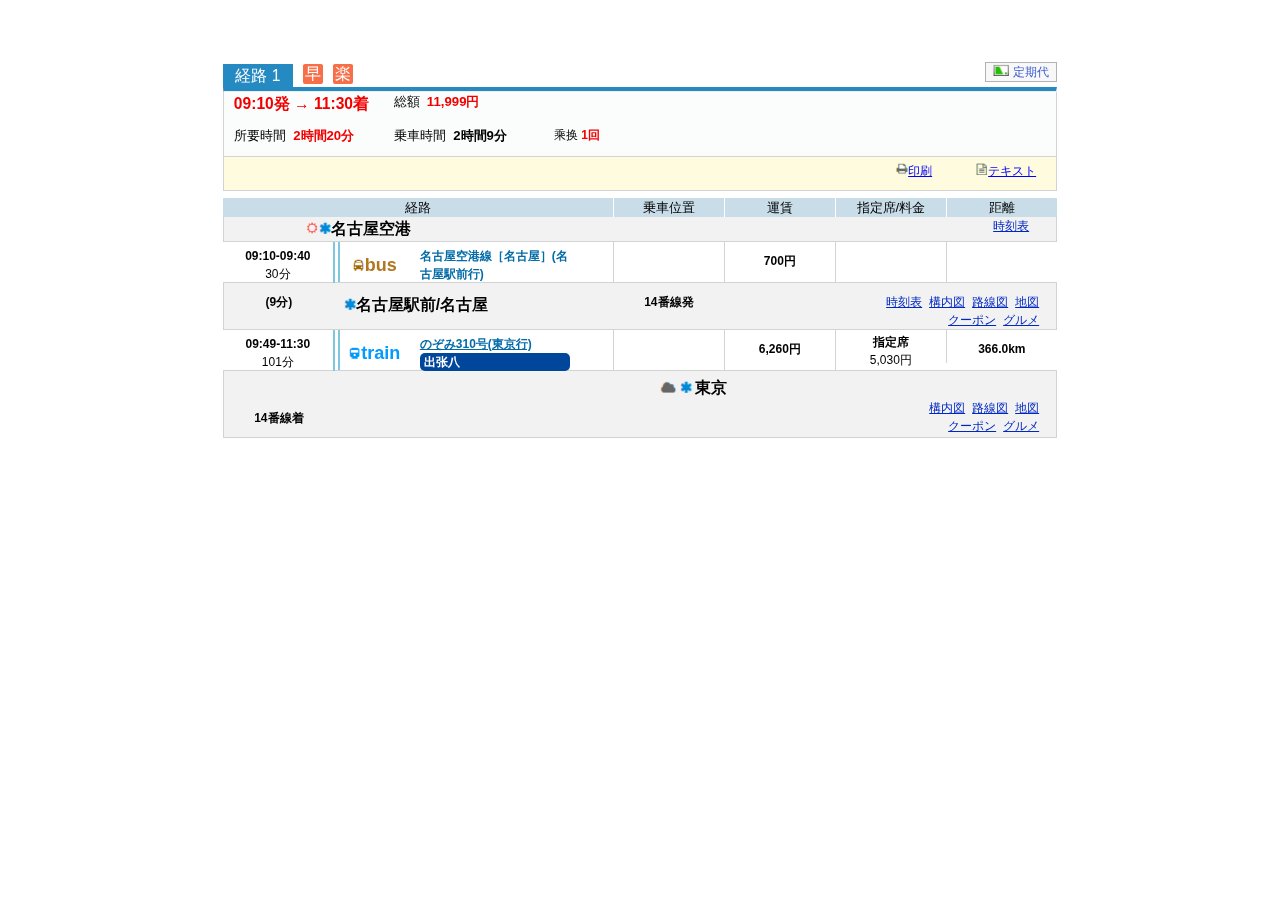
<file: 实验七/index.html>
<!DOCTYPE html>
<html>
<head>
	<meta charset="utf-8">
	<meta http-equiv="X-UA-Compatible" content="IE=edge">
	<title></title>
	<link rel="stylesheet" href="css/one-debug.css">
	<link rel="stylesheet" href="css/init.css">
</head>
<body>
	<div class="g-main">
		<div class="ui-grid-row m-header">
		    <div class="ui-grid-2">
				<h3>経路 1</h3>
		    </div>
		    <div class="ui-grid-1">
		    	<div class="font-box">
		    		早
		    	</div>
		    </div>
		    <div class="ui-grid-1">
		    	<div class="font-box">
		    		楽
		    	</div>
		    </div>
		    <div class="ui-grid-2 date-box">
		    	<span>定期代</span>
		    </div>
  		</div>
  		<hr>
  		<div class="m-top">
  			<div class="ui-grid-row">
  				<div class="ui-grid-4 m-top-date">
  					09:10発 → 11:30着
  				</div>
  				<div class="ui-grid-5">
  					<span>総額&nbsp;</span>
  					<span>11,999円</span>
  				</div>
  			</div>
  			<div class="ui-grid-row">
  				<div class="ui-grid-4 m-top-needTime">
  					<span>所要時間&nbsp;</span>
  					<span>2時間20分</span>
  				</div>
  				<div class="ui-grid-4 m-top-takeTime">
  					<span>乗車時間&nbsp;</span>
  					<span>2時間9分</span>
  				</div>
  				<div class="ui-grid-4 m-top-change">
  					<span>乘换</span>
  					<span>1回</span>
  				</div>
  			</div>
  		</div>
  		<div class="ui-grid-row m-topp">
  			<div class="ui-grid-2">
				<span id="text-icon">テキスト</span>
			</div>
			<div class="ui-grid-2">
				<span id="print-icon">印刷</span>
			</div>
  		</div>
  		<div class="ui-grid-row m-nav">
  			<div class="ui-grid-10">
  				経路
  			</div>
  			<div class="ui-grid-3">
  				乗車位置
  			</div>
  			<div class="ui-grid-3">
  				運賃
  			</div>
  			<div class="ui-grid-3">
  				指定席/料金
  			</div>
  			<div class="ui-grid-3">
  				距離
  			</div>
  		</div>
  		<div class="ui-grid-row train-1">
  			<div class="ui-grid-7">
  				<span><strong>名古屋空港</strong></span>
  			</div>
  			<div class="ui-grid-2">
  				時刻表
  			</div>
  		</div>
  		<div class="ui-grid-row info-1">
  			<div class="ui-grid-3">
  				<span>09:10-09:40</span>
  				<span>30分</span>
  			</div>
  			<div class="ui-grid-2">
  				<span>bus</span>
  			</div>
			<div class="ui-grid-4">
				名古屋空港線［名古屋］(名古屋駅前行)
			</div>
			<div class="ui-grid-1">
				
			</div>
			<div class="ui-grid-3">
				
			</div>
			<div class="ui-grid-3">
				<span>700円</span>
			</div>
			<div class="ui-grid-3">
				
			</div>
  		</div>
  		<div class="ui-grid-row train-2">
  			<div class="ui-grid-3">
  				<span>(9分)</span>
  			</div>
  			<div class="ui-grid-7 train2-address">
  				<span>名古屋駅前/名古屋</span>
  			</div>
  			<div class="ui-grid-3">
  				<span>14番線発</span>
  			</div>
  			<div class="ui-grid-5">
  				<span>地図</span>
  				<span>路線図</span>
  				<span>構内図</span>
  				<span>時刻表</span>
  				<span>グルメ</span>
  				<span>クーポン</span>
  			</div>
  		</div>
  		<div class="ui-grid-row info-1 info-2">
  			<div class="ui-grid-3">
  				<span>09:49-11:30</span>
  				<span>101分</span>
  			</div>
  			<div class="ui-grid-2">
  				<span>train</span>
  			</div>
			<div class="ui-grid-4">
				<span>のぞみ310号(東京行)</span>
				<span>出张八</span>
			</div>
			<div class="ui-grid-1">
				
			</div>
			<div class="ui-grid-3">
				
			</div>
			<div class="ui-grid-3">
				<span>6,260円</span>
			</div>
			<div class="ui-grid-3">
				<span>指定席</span>
				<span>5,030円</span>
			</div>
			<div class="ui-grid-3">
				<span>366.0km</span>
			</div>
  		</div>
  		<div class="ui-grid-row train-3">
  			<div class="ui-grid-10">
  				<span><strong>東京</strong></span>
  			</div>
  			<div class="ui-grid-3">
  				<span>14番線着</span>
  			</div>
  			<div class="ui-grid-4">
  				<span>地図</span>
  				<span>路線図</span>
  				<span>構内図</span>
  				<span>グルメ</span>
  				<span>クーポン</span>
  			</div>
  		</div>
	</div>
</body>
</html>
</file>
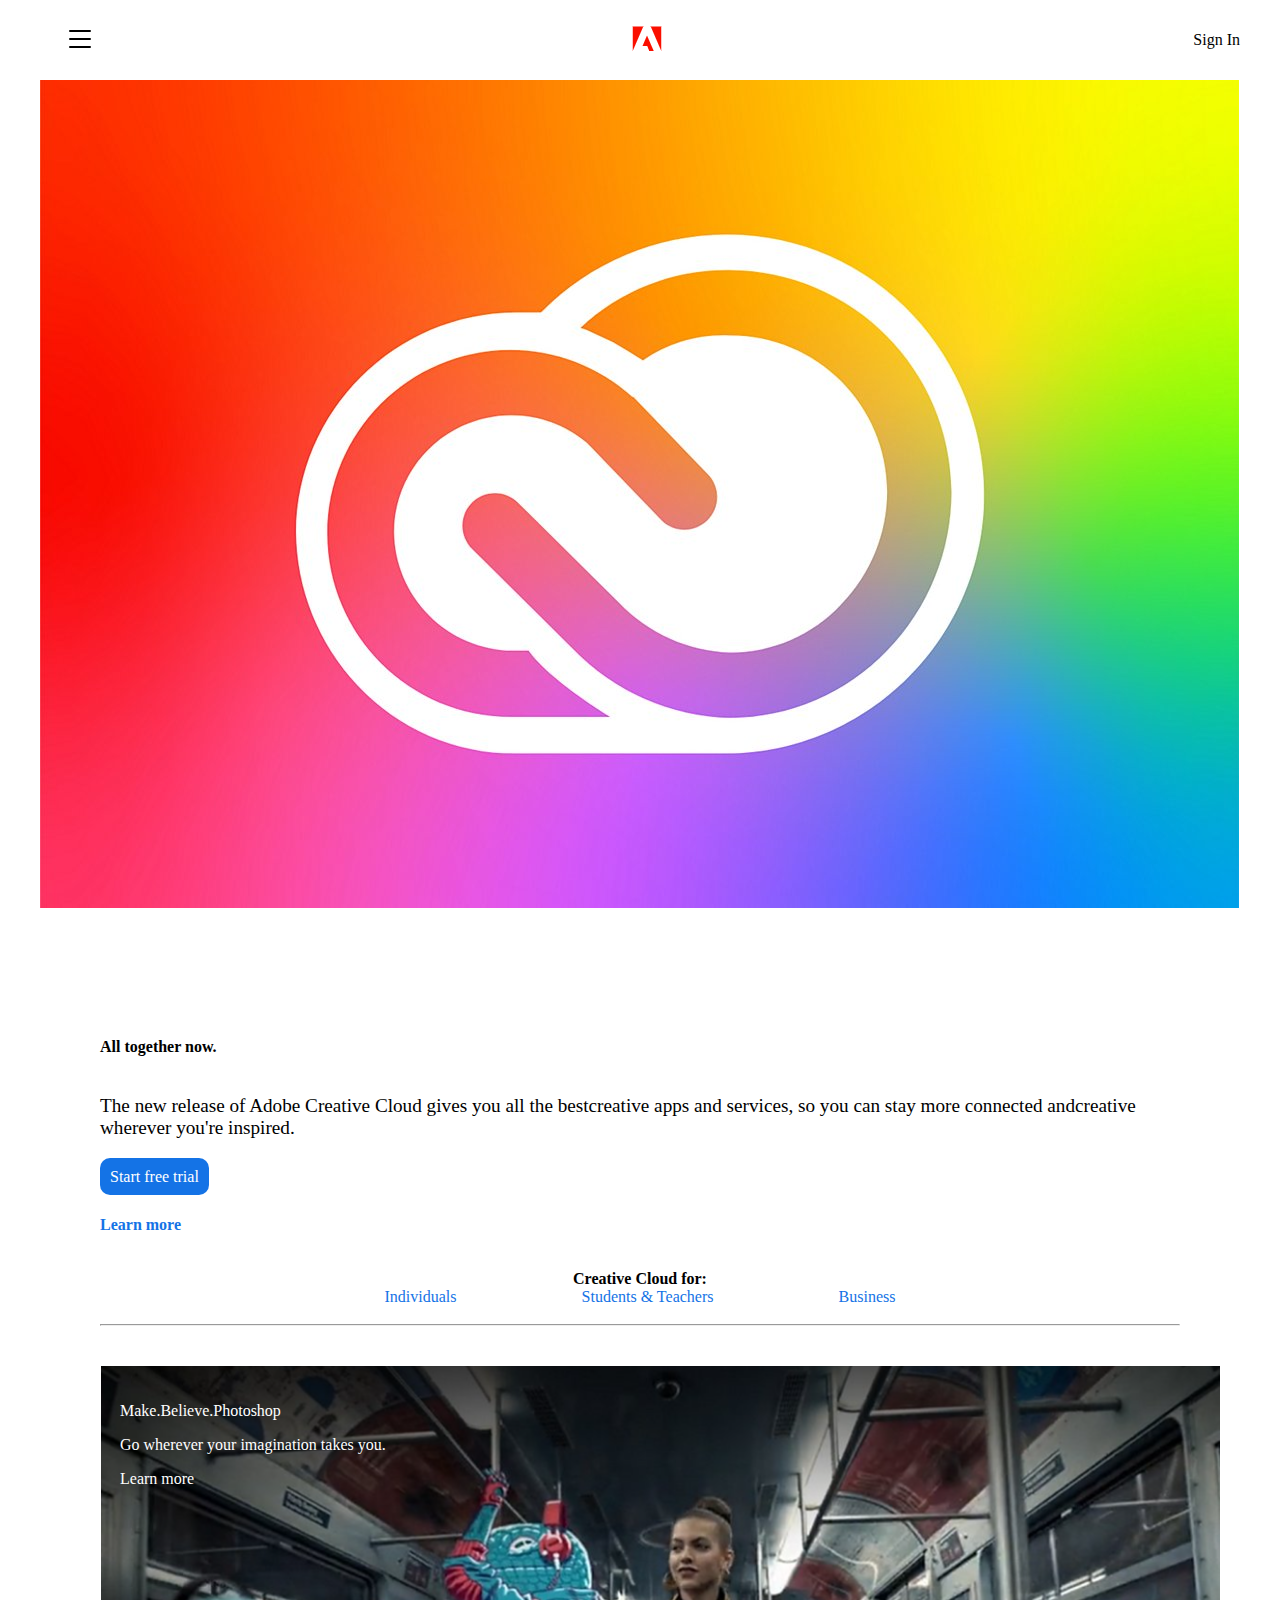
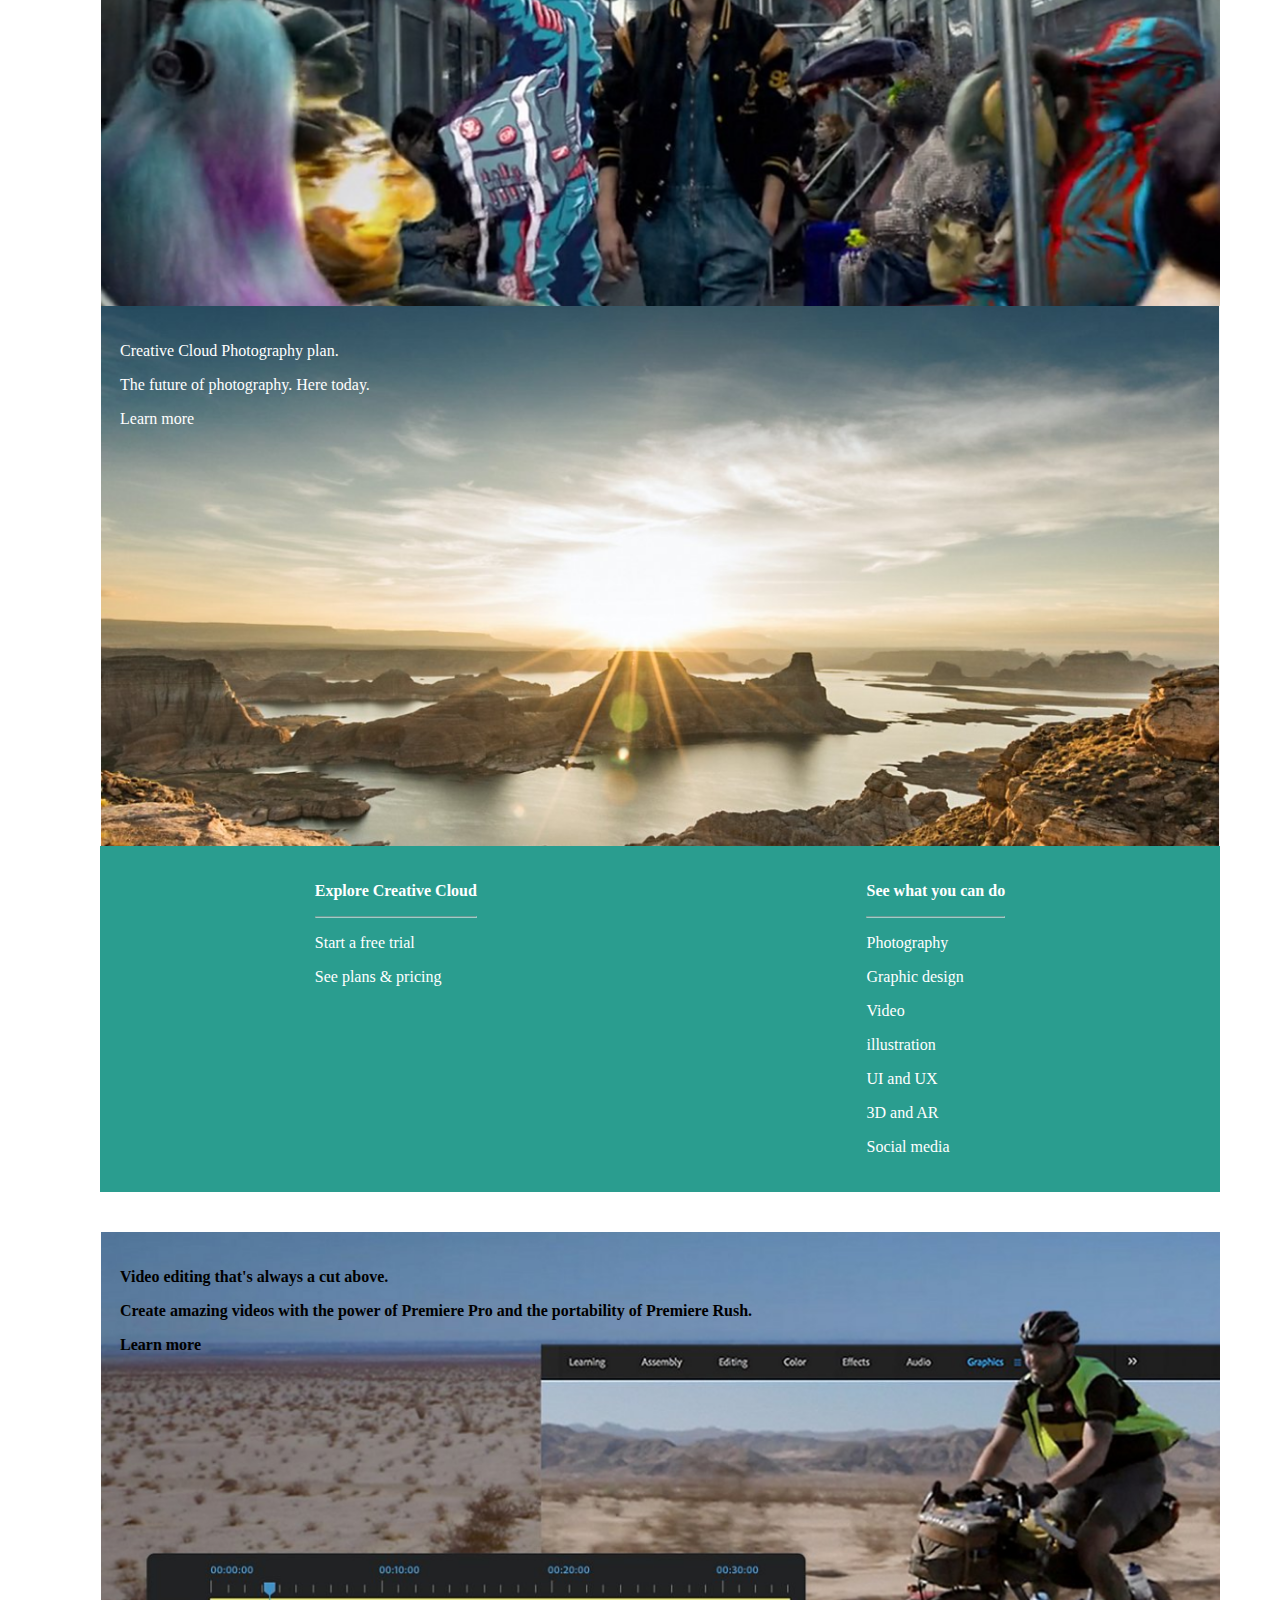
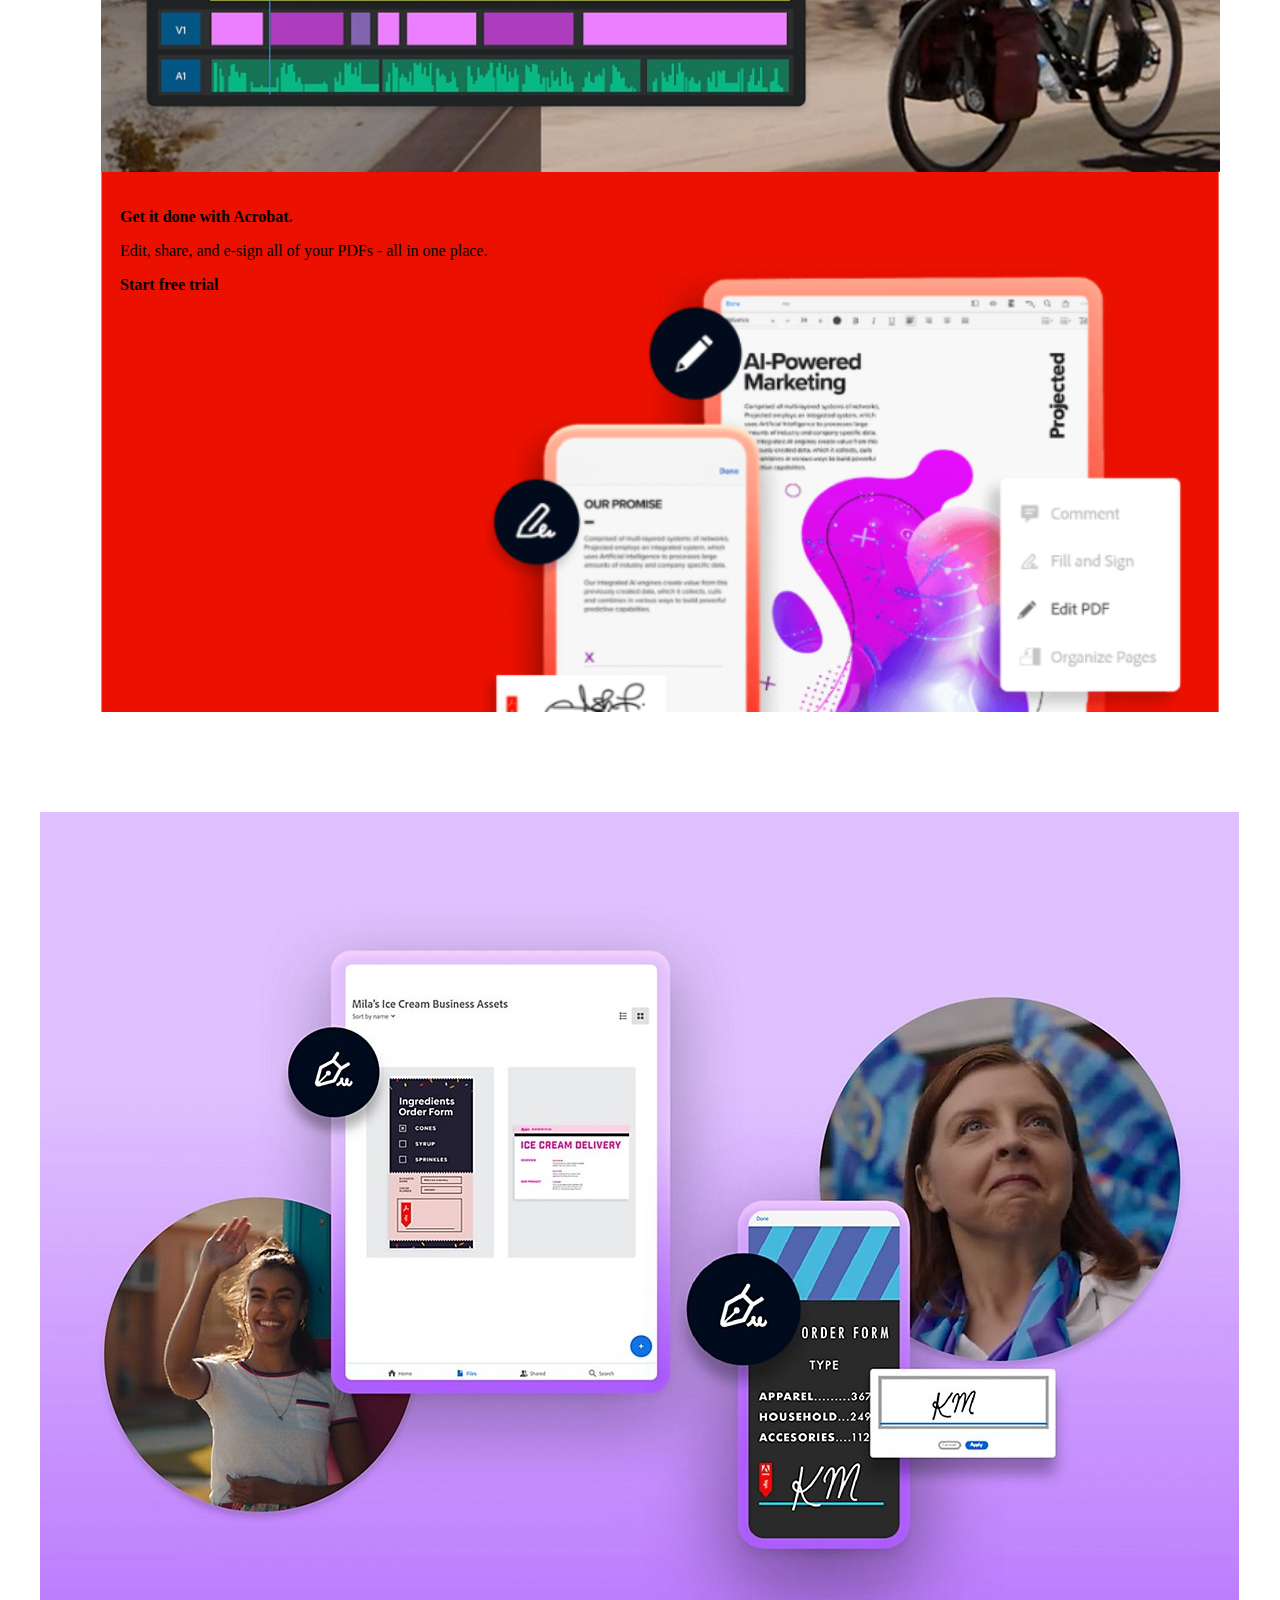
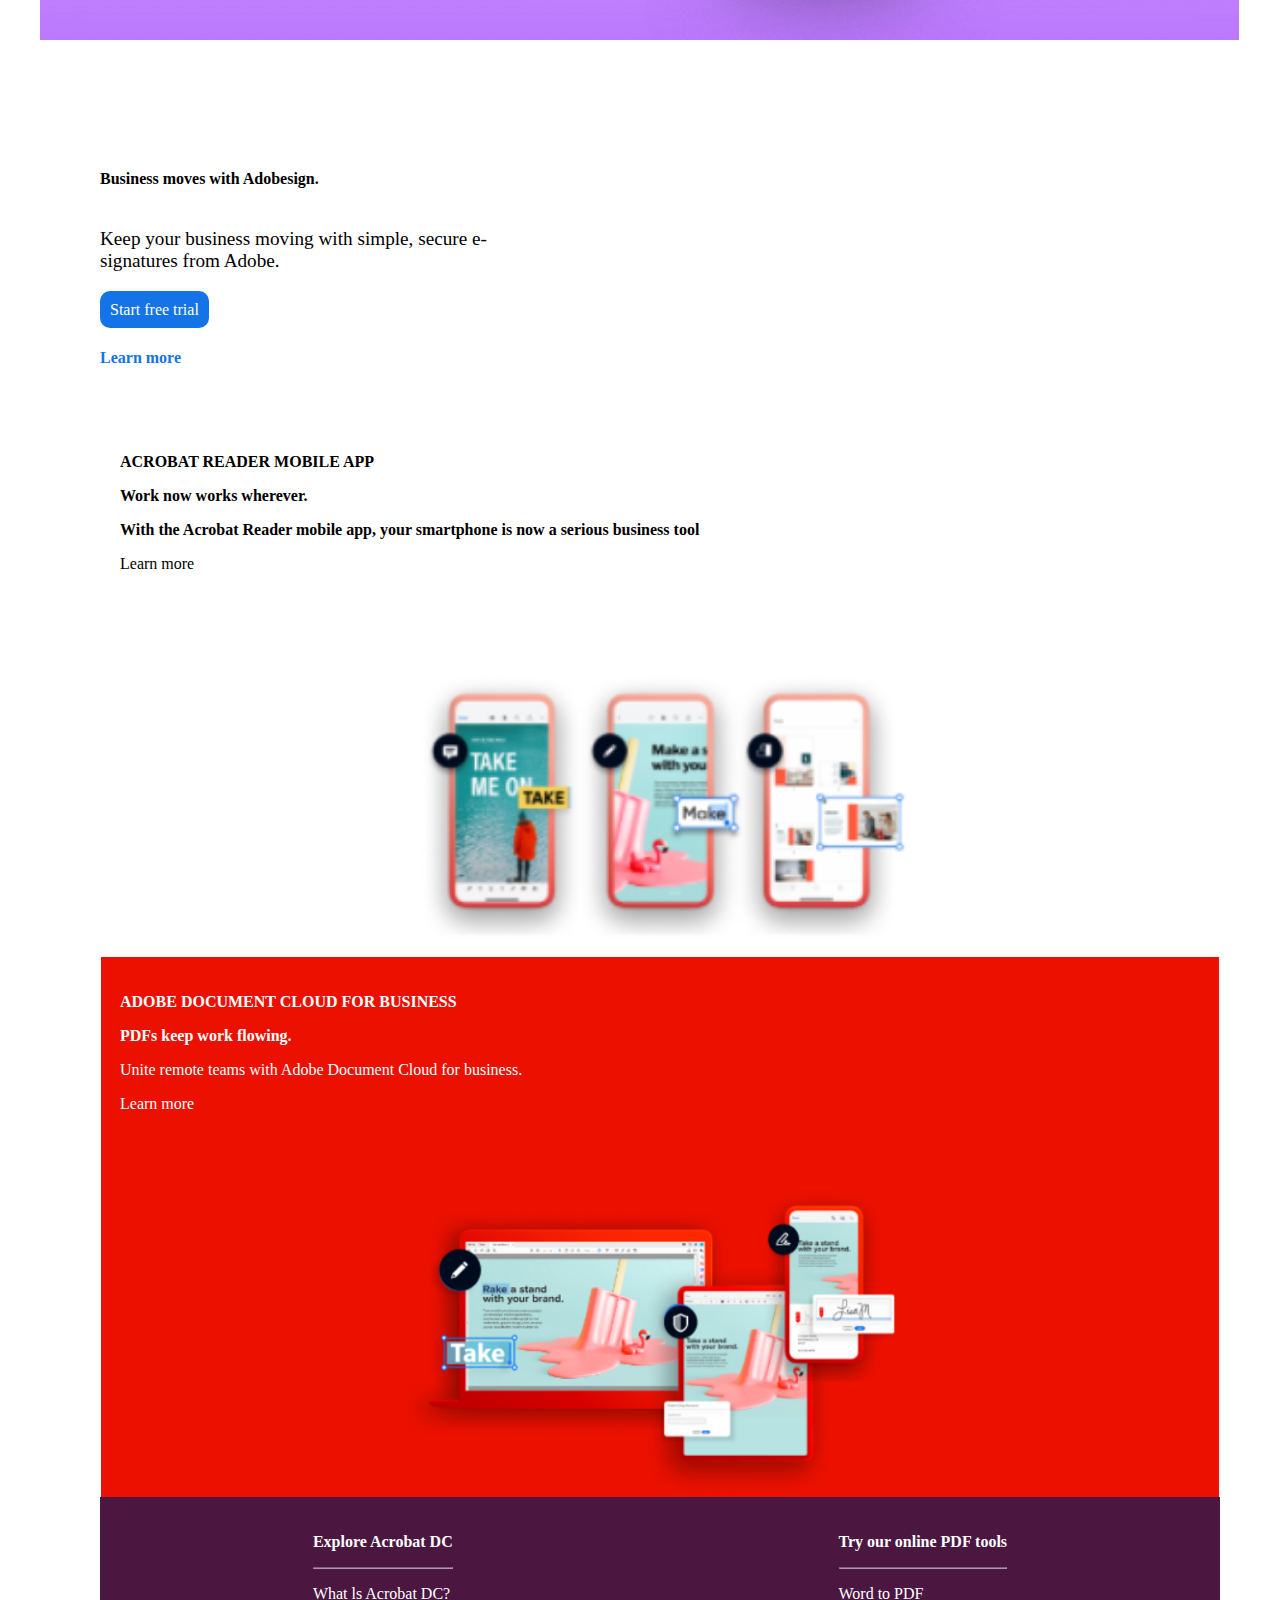
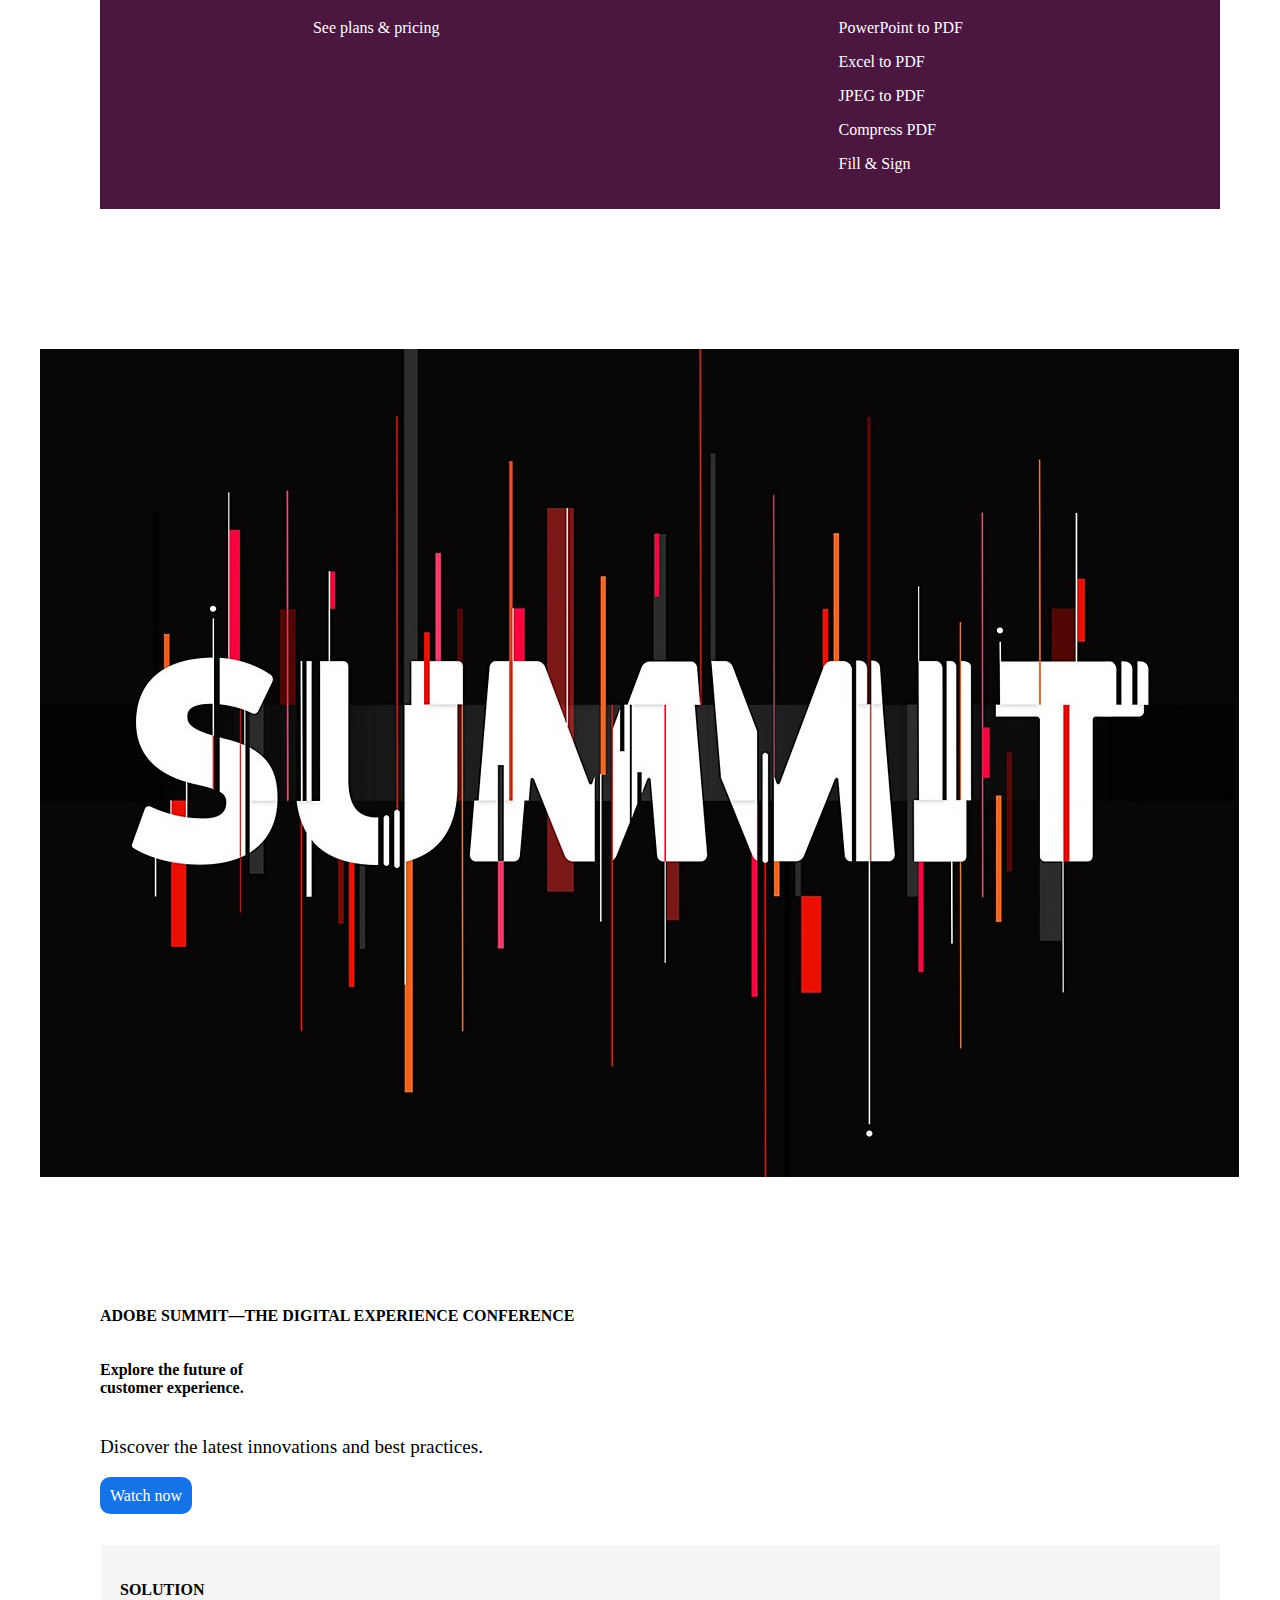
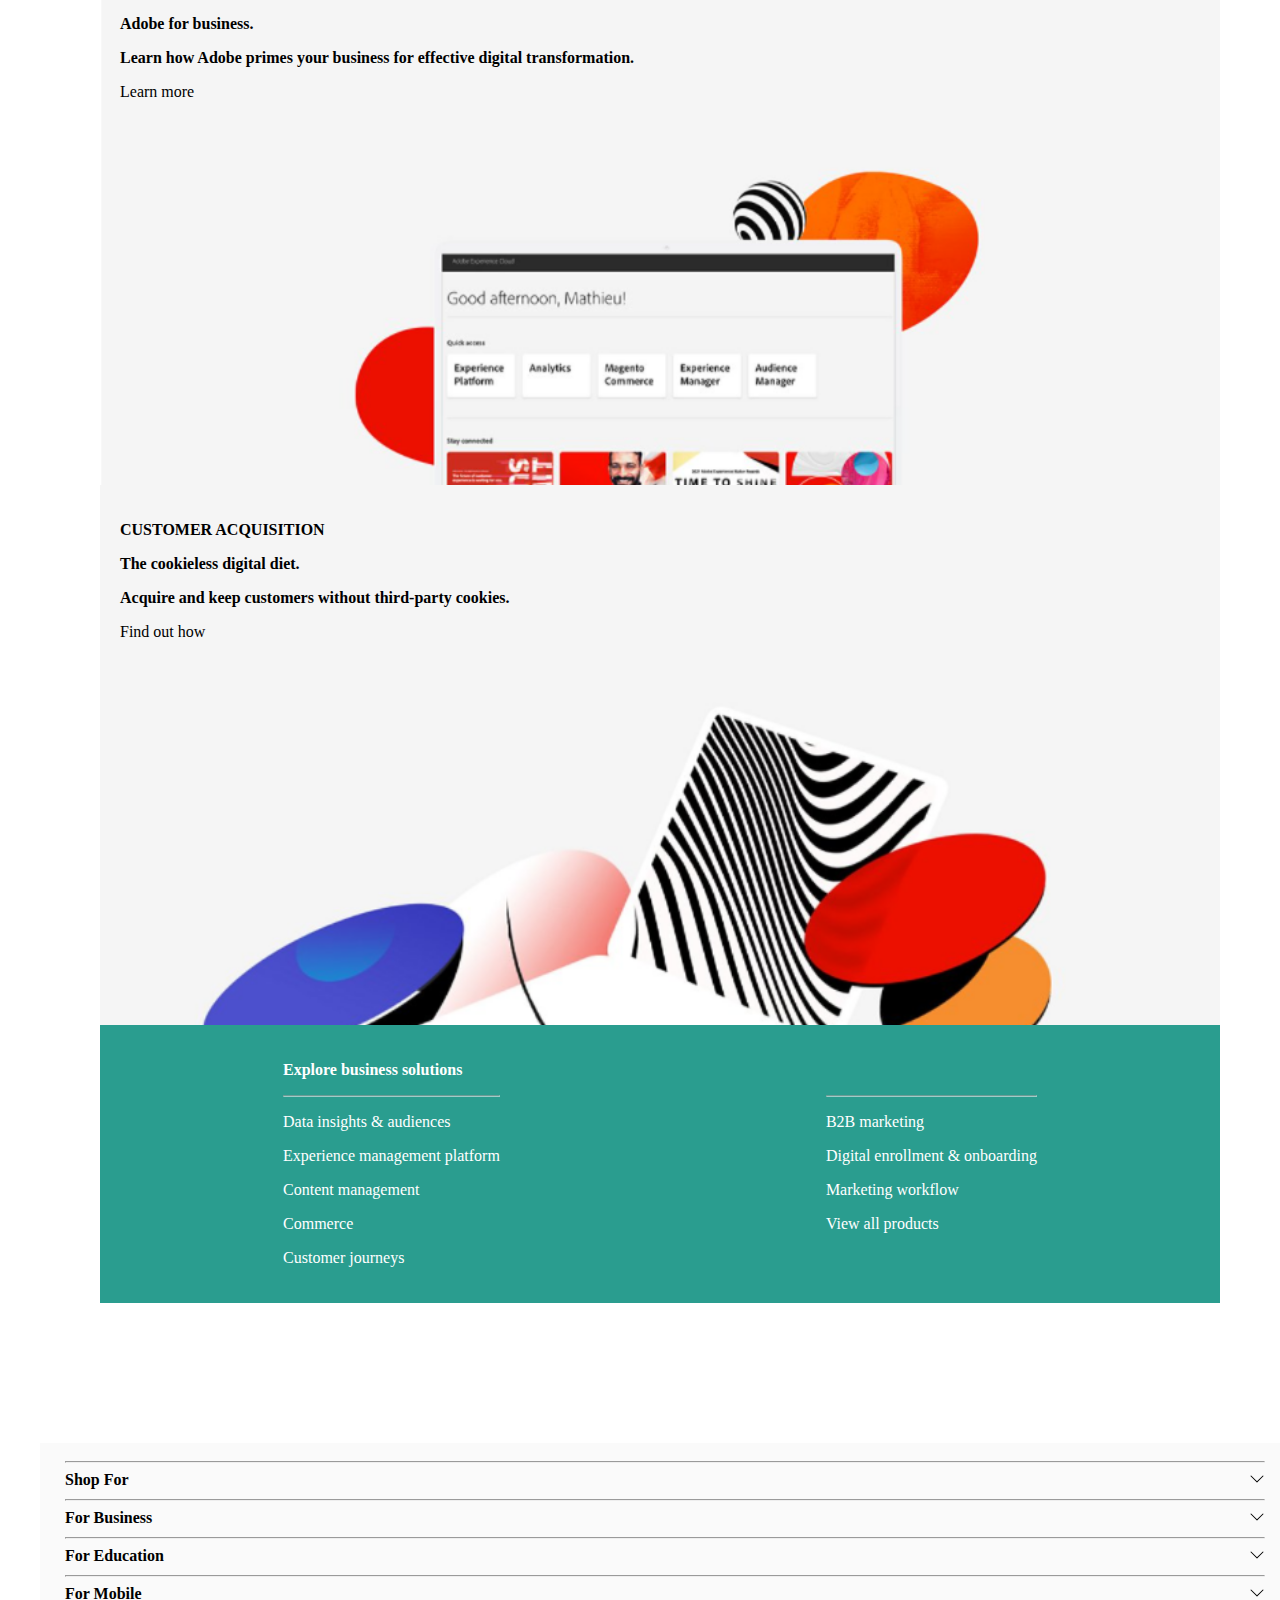
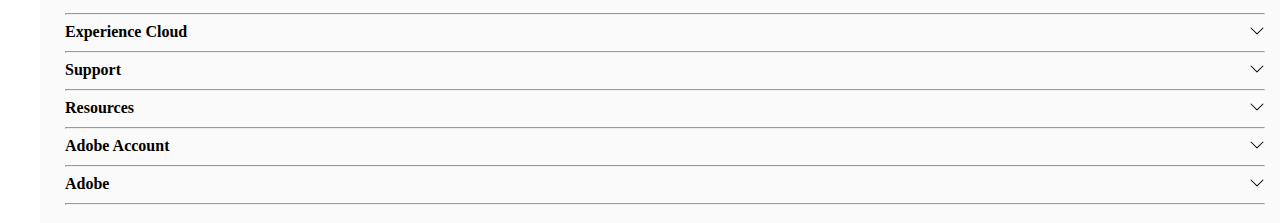
<file: 实验十一/index.html>
<!DOCTYPE html>
<html>
<head>
	<meta charset="utf-8">
	<meta http-equiv="X-UA-Compatible" content="IE=edge">
	<meta name="viewport" content="width=device-width, initial-scale=1,user-scalable=no">
	<title></title>
	<link href="https://cdn.jsdelivr.net/npm/bootstrap@5.0.1/dist/css/bootstrap.min.css" rel="stylesheet" integrity="sha384-+0n0xVW2eSR5OomGNYDnhzAbDsOXxcvSN1TPprVMTNDbiYZCxYbOOl7+AMvyTG2x" crossorigin="anonymous">
	<link rel="stylesheet" href="css/init.css">

</head>
<body>
	<script src="js/init.js" type="text/javascript" charset="utf-8" async defer></script>
	<div class="nav-list bd-top">
		<button type="button" class="nav-st-box">
			<img src="img/svg/list.svg" alt="" id="st-icon">
			<div class="navPane">
				<div class="sch-box">
					<input type="text" placeholder="Search" >
					<svg xmlns="http://www.w3.org/2000/svg" width="20" height="20" fill="currentColor" class="bi bi-search" viewBox="0 0 16 16">
						<path d="M11.742 10.344a6.5 6.5 0 1 0-1.397 1.398h-.001c.03.04.062.078.098.115l3.85 3.85a1 1 0 0 0 1.415-1.414l-3.85-3.85a1.007 1.007 0 0 0-.115-.1zM12 6.5a5.5 5.5 0 1 1-11 0 5.5 5.5 0 0 1 11 0z"/>
					</svg>
				</div>
				<ul class="fed-navList">
					<li>
						<span>Creativity & Design</span>
						<svg xmlns="http://www.w3.org/2000/svg" width="16" height="16" fill="currentColor" class="bi bi-chevron-down" viewBox="0 0 16 16">
							<path fill-rule="evenodd" d="M1.646 4.646a.5.5 0 0 1 .708 0L8 10.293l5.646-5.647a.5.5 0 0 1 .708.708l-6 6a.5.5 0 0 1-.708 0l-6-6a.5.5 0 0 1 0-.708z"/>
						</svg>
					</li>
					<li>
						<span>PDF & E-signatures</span>
						<svg xmlns="http://www.w3.org/2000/svg" width="16" height="16" fill="currentColor" class="bi bi-chevron-down" viewBox="0 0 16 16">
							<path fill-rule="evenodd" d="M1.646 4.646a.5.5 0 0 1 .708 0L8 10.293l5.646-5.647a.5.5 0 0 1 .708.708l-6 6a.5.5 0 0 1-.708 0l-6-6a.5.5 0 0 1 0-.708z"/>
						</svg>
					</li>
					<li>
						<span>Marketing & Commerce</span>
						<svg xmlns="http://www.w3.org/2000/svg" width="16" height="16" fill="currentColor" class="bi bi-chevron-down" viewBox="0 0 16 16">
							<path fill-rule="evenodd" d="M1.646 4.646a.5.5 0 0 1 .708 0L8 10.293l5.646-5.647a.5.5 0 0 1 .708.708l-6 6a.5.5 0 0 1-.708 0l-6-6a.5.5 0 0 1 0-.708z"/>
						</svg>
					</li>
					<li>
						<span>Business Solutions</span>
						<svg xmlns="http://www.w3.org/2000/svg" width="16" height="16" fill="currentColor" class="bi bi-chevron-down" viewBox="0 0 16 16">
							<path fill-rule="evenodd" d="M1.646 4.646a.5.5 0 0 1 .708 0L8 10.293l5.646-5.647a.5.5 0 0 1 .708.708l-6 6a.5.5 0 0 1-.708 0l-6-6a.5.5 0 0 1 0-.708z"/>
						</svg>
					</li>
					<li>
						<span>Support</span>
						<svg xmlns="http://www.w3.org/2000/svg" width="16" height="16" fill="currentColor" class="bi bi-chevron-down" viewBox="0 0 16 16">
							<path fill-rule="evenodd" d="M1.646 4.646a.5.5 0 0 1 .708 0L8 10.293l5.646-5.647a.5.5 0 0 1 .708.708l-6 6a.5.5 0 0 1-.708 0l-6-6a.5.5 0 0 1 0-.708z"/>
						</svg>
					</li>
				</ul>
			</div>
		</button>
		<span class="alogo"></span>
		<span class="signIn">Sign In</span>
	</div>


    <div class="nav-list">
		<button type="button" class="nav-st-box">
			<img src="img/svg/list.svg" alt="" id="st-icon">
			<div class="navPane">
				<div class="sch-box">
					<input type="text" placeholder="Search" >
					<svg xmlns="http://www.w3.org/2000/svg" width="20" height="20" fill="currentColor" class="bi bi-search" viewBox="0 0 16 16">
						<path d="M11.742 10.344a6.5 6.5 0 1 0-1.397 1.398h-.001c.03.04.062.078.098.115l3.85 3.85a1 1 0 0 0 1.415-1.414l-3.85-3.85a1.007 1.007 0 0 0-.115-.1zM12 6.5a5.5 5.5 0 1 1-11 0 5.5 5.5 0 0 1 11 0z"/>
					</svg>
				</div>
				<ul class="fed-navList">
					<li>
						<span>Creativity & Design</span>
						<svg xmlns="http://www.w3.org/2000/svg" width="16" height="16" fill="currentColor" class="bi bi-chevron-down" viewBox="0 0 16 16">
							<path fill-rule="evenodd" d="M1.646 4.646a.5.5 0 0 1 .708 0L8 10.293l5.646-5.647a.5.5 0 0 1 .708.708l-6 6a.5.5 0 0 1-.708 0l-6-6a.5.5 0 0 1 0-.708z"/>
						</svg>
					</li>
					<li>
						<span>PDF & E-signatures</span>
						<svg xmlns="http://www.w3.org/2000/svg" width="16" height="16" fill="currentColor" class="bi bi-chevron-down" viewBox="0 0 16 16">
							<path fill-rule="evenodd" d="M1.646 4.646a.5.5 0 0 1 .708 0L8 10.293l5.646-5.647a.5.5 0 0 1 .708.708l-6 6a.5.5 0 0 1-.708 0l-6-6a.5.5 0 0 1 0-.708z"/>
						</svg>
					</li>
					<li>
						<span>Marketing & Commerce</span>
						<svg xmlns="http://www.w3.org/2000/svg" width="16" height="16" fill="currentColor" class="bi bi-chevron-down" viewBox="0 0 16 16">
							<path fill-rule="evenodd" d="M1.646 4.646a.5.5 0 0 1 .708 0L8 10.293l5.646-5.647a.5.5 0 0 1 .708.708l-6 6a.5.5 0 0 1-.708 0l-6-6a.5.5 0 0 1 0-.708z"/>
						</svg>
					</li>
					<li>
						<span>Business Solutions</span>
						<svg xmlns="http://www.w3.org/2000/svg" width="16" height="16" fill="currentColor" class="bi bi-chevron-down" viewBox="0 0 16 16">
							<path fill-rule="evenodd" d="M1.646 4.646a.5.5 0 0 1 .708 0L8 10.293l5.646-5.647a.5.5 0 0 1 .708.708l-6 6a.5.5 0 0 1-.708 0l-6-6a.5.5 0 0 1 0-.708z"/>
						</svg>
					</li>
					<li>
						<span>Support</span>
						<svg xmlns="http://www.w3.org/2000/svg" width="16" height="16" fill="currentColor" class="bi bi-chevron-down" viewBox="0 0 16 16">
							<path fill-rule="evenodd" d="M1.646 4.646a.5.5 0 0 1 .708 0L8 10.293l5.646-5.647a.5.5 0 0 1 .708.708l-6 6a.5.5 0 0 1-.708 0l-6-6a.5.5 0 0 1 0-.708z"/>
						</svg>
					</li>
				</ul>
			</div>
		</button>
		<span class="alogo"></span>
		<span class="signIn">Sign In</span>
	</div>



	<div class="mainImg">
		<img src="img/cloudy.jpg" alt="">
	</div>
	<div class="g-main">
		<p class="h1">
			<strong>All together now.</strong>
		</p>
		<p class="fn-ft-2">The new release of Adobe Creative Cloud gives you all the bestcreative apps and services, so you can stay more connected andcreative wherever you're inspired.</p>
		<span class="bbox">Start free trial</span>
		<p class="ft-blue mg-top"><strong>Learn more</strong></p>
		<div class="mediumPane">
			<span><strong>Creative Cloud for:</strong></span>
			<style type="text/css" media="screen">
			@media screen and (min-width:0px){
				.row-p{
					flex-direction: column;
					align-items: center;
					justify-content: space-around;
				}
			}

			@media screen and (min-width:500px){
				.row-p{
					flex-direction:row;
					justify-content:space-around;
				}
			</style>
			<div class="row-p">
				<span class="ft-blue">Individuals</span>
				<span class="ft-blue">Students & Teachers</span>
				<span class="ft-blue">Business</span>
			</div>
		</div>
		<hr>
		<div class="imgPane">
			<div class="imgBox" id="img1_1"> 
				<div class="jstHt"> 
					<p class="h2">Make.Believe.Photoshop</p>
					<p>Go wherever your imagination takes you.</p>
					<p>Learn more</p>
				</div>
			</div>
			<div class="imgBox" id="img1_2"> 
				<div class="jstHt"> 
					<p class="h2">Creative Cloud Photography plan.</p>
					<p>The future of photography. Here today.</p>
					<p>Learn more</p>
				</div>
			</div>

			<style type="text/css" media="screen">
				@media screen and (min-width:0px){
					.textP{
						flex-direction:column;
						justify-content:space-around;

					}
				}

				@media screen and (min-width:600px){
					.textP{
						flex-direction:row;
						justify-content:space-around;
					}
				}
			</style>
			<div class="textP cl-gr"> 
				<div class="textBox">
					<p class="h5"><strong>Explore Creative Cloud</strong></p>
					<hr>
					<p>Start a free trial</p>
					<p>See plans & pricing</p>
				</div>

				<div class="textBox">
					<p class="h5"><strong>See what you can do</strong></p>
					<hr>
					<p>Photography</p>
					<p>Graphic design</p>
					<p>Video</p>
					<p>illustration</p>
					<p>UI and UX</p>
					<p>3D and AR</p>
					<p>Social media</p>
				</div>
			</div>

			<div class="imgBox" id="img1_3"> 

				<div class="jstHt"> 
					<p class="h2"><strong>Video editing that's always a cut above.</strong></p>
					<p class="h5"><strong>Create amazing videos with the power of Premiere Pro and the portability of Premiere Rush.</strong></p>
					<p><strong>Learn more</strong></p>
				</div>
			</div>

			<div class="imgBox" id="img1_4"> 
				<div class="jstHt"> 
					<p class="h2"><strong>Get it done with Acrobat.</strong></p>
					<p class="h5">Edit, share, and e-sign all of your PDFs - all in one place.</p>
					<p><strong>Start free trial</strong></p>
				</div>
			</div>
		</div>
	</div>

	<div class="mainImg">
		<img src="img/mainImg2.jpg" alt="">
	</div>
	<div class="g-main">
		<p class="h1">
			<strong>Business moves with Adobesign.</strong>
		</p>
		<p class="fn-ft-2">Keep your business moving with simple, secure e-<br>signatures from Adobe.</p>
		<span class="bbox">Start free trial</span>
		<p class="ft-blue mg-top"><strong>Learn more</strong></p>

		<div class="imgPane">
			<div class="imgBox" id="img2_1"> 
				<div class="jstHt"> 
					<p><strong>ACROBAT READER MOBILE APP</strong></p>
					<p class="h5"><strong>Work now works wherever.</strong></p>
					<p><strong>With the Acrobat Reader mobile app, your smartphone is now a serious business tool</strong></p>
					<p>Learn more</p>
				</div>
			</div>

			<div class="imgBox" id="img2_2"> 
				<div class="jstHt"> 
					<p><strong>ADOBE DOCUMENT CLOUD FOR BUSINESS</strong></p>
					<p class="h5"><strong>PDFs keep work flowing.</strong></p>
					<p>Unite remote teams with Adobe Document Cloud for business.</p>
					<p>Learn more</p>
				</div>
			</div>

			<div class="textP cl-purp"> 
				<div class="textBox">
					<p class="h5"><strong>Explore Acrobat DC</strong></p>
					<hr>
					<p>What ls Acrobat DC?</p>
					<p>See plans & pricing</p>
				</div>

				<div class="textBox">
					<p class="h5"><strong>Try our online PDF tools</strong></p>
					<hr>
					<p>Word to PDF</p>
					<p>PowerPoint to PDF</p>
					<p>Excel to PDF</p>
					<p>JPEG to PDF</p>
					<p>Compress PDF</p>
					<p>Fill & Sign</p>
				</div>
			</div>
		</div>
	</div>

	<div class="mainImg">
		<img src="img/mainImg3.jpg" alt="">
	</div>
	<div class="g-main">
		<p><strong>ADOBE SUMMIT—THE DIGITAL EXPERIENCE CONFERENCE</strong></p>
		<p class="h1">
			<strong>Explore the future of<br>customer experience.</strong>
		</p>
		<p class="fn-ft-2">Discover the latest innovations and best practices.</p>
		<span class="bbox">Watch now</span>

		<div class="imgPane">
			<div class="imgBox" id="img3_1"> 
				<div class="jstHt"> 
					<p><strong>SOLUTION</strong></p>
					<p class="h5"><strong>Adobe for business.</strong></p>
					<p><strong>Learn how Adobe primes your business for effective digital transformation.</strong></p>
					<p>Learn more</p>
				</div>
			</div>

			<div class="imgBox" id="img3_2"> 
				<div class="jstHt"> 
					<p><strong>CUSTOMER ACQUISITION</strong></p>
					<p class="h5"><strong>The cookieless digital diet.</strong></p>
					<p><strong>Acquire and keep customers without third-party cookies.</strong></p>
					<p>Find out how</p>
				</div>
			</div>

			<div class="textP cl-gr"> 
				<div class="textBox">
					<p class="h5"><strong>Explore business solutions</strong></p>
					<hr>
					<p>Data insights & audiences</p>
					<p>Experience management platform</p>
					<p>Content management</p>
					<p>Commerce</p>
					<p>Customer journeys</p>
				</div>

				<div class="textBox">
					<p class="h5 fn-cl"><strong>I</strong></p>
					<hr>
					<p>B2B marketing</p>
					<p>Digital enrollment & onboarding </p>
					<p>Marketing workflow</p>
					<p>View all products</p>
				</div>
			</div>
		</div>
	</div>

	<div class="footernav">
		<hr>
		<div class="footernav-link">
			<div class="footernav-link-row">
				<span class="h5"><strong>Shop For</strong></span>
				<span class="h5">
					<img src="img/svg/chevron-down.svg" class="footernav-cgIcon">
				</span>
			</div>
			<div class="footernav-navList">
				<p>Creative Cloud</p>
				<p>PhotoShop</p>
				<p>Photography</p>
				<p>Premleren Pro</p>
				<p>Stock</p>
				<p>Elements 2021</p>
				<span class="mg-bottom"></span>
				<p>Document Cloud</p>
				<p>Acrobat</p>
				<p>Sign</p>
				<span class="mg-bottom"></span>
				<p>Special Offers</p>
				<p>View Plans & Pricing</p>
				<p>View All Products</p>
			</div>
		</div>

		<hr>
		<div class="footernav-link">
			<div class="footernav-link-row">
				<span class="h5"><strong>For Business</strong></span>
				<span class="h5">
					<img src="img/svg/chevron-down.svg" class="footernav-cgIcon">
				</span>
			</div>
			<div class="footernav-navList">
				<p>Creative Cloud for Teams</p>
				<p>Creative Cloud for Enterprise</p>
				<p>Document Cloud for Business</p>
			</div>
		</div>

		<hr>
		<div class="footernav-link">
			<div class="footernav-link-row">
				<span class="h5"><strong>For Education</strong></span>
				<span class="h5">
					<img src="img/svg/chevron-down.svg" class="footernav-cgIcon">
				</span>
			</div>
			<div class="footernav-navList">
				<p>Discounts for Students and Teachers</p>
				<p>Schools & Universities</p>
			</div>
		</div>

		<hr>
		<div class="footernav-link">
			<div class="footernav-link-row">
				<span class="h5"><strong>For Mobile</strong></span>
				<span class="h5">
					<img src="img/svg/chevron-down.svg" class="footernav-cgIcon">
				</span>
			</div>
			<div class="footernav-navList">
				<p>Apps for IOS</p>
				<p>Apps for Android</p>
			</div>
		</div>

		<hr>
		<div class="footernav-link">
			<div class="footernav-link-row">
				<span class="h5"><strong>Experience Cloud</strong></span>
				<span class="h5">
					<img src="img/svg/chevron-down.svg" class="footernav-cgIcon">
				</span>
			</div>
			<div class="footernav-navList">
				<p>What is Experience Cloud</p>
				<p>Analytics</p>
				<p>Experience Manager</p>
				<p>Commerce Cloud</p>
				<p>Marketo Engage</p>
				<p>Workfront</p>
			</div>
		</div>

		<hr>
		<div class="footernav-link">
			<div class="footernav-link-row">
				<span class="h5"><strong>Support</strong></span>
				<span class="h5">
					<img src="img/svg/chevron-down.svg" class="footernav-cgIcon">
				</span>
			</div>
			<div class="footernav-navList">
				<p>Download & Install</p>
				<p>Help Center</p>
				<p>Community forums</p>
				<p>Enterprise Support</p>
				<p>Genuine Software</p>
			</div>
		</div>

		<hr>
		<div class="footernav-link">
			<div class="footernav-link-row">
				<span class="h5"><strong>Resources</strong></span>
				<span class="h5">
					<img src="img/svg/chevron-down.svg" class="footernav-cgIcon">
				</span>
			</div>
			<div class="footernav-navList">
				<p>Adobe Blog</p>
				<p>Adobe I/O</p>
			</div>
		</div>

		<hr>
		<div class="footernav-link">
			<div class="footernav-link-row">
				<span class="h5"><strong>Adobe Account</strong></span>
				<span class="h5">
					<img src="img/svg/chevron-down.svg" class="footernav-cgIcon">
				</span>
			</div>
			<div class="footernav-navList">
				<p>Log in to your account</p>
			</div>
		</div>

		<hr>
		<div class="footernav-link">
			<div class="footernav-link-row">
				<span class="h5"><strong>Adobe</strong></span>
				<span class="h5">
					<img src="img/svg/chevron-down.svg" class="footernav-cgIcon">
				</span>
			</div>
			<div class="footernav-navList">
				<p>About</p>
				<p>Careers</p>
				<p>Newsroom</p>
				<p>Corporate responsibility</p>
				<p>Investor Relations</p>
				<p>Supply chain</p>
				<p>Trust Center</p>
				<p>Events</p>
				<p>Diversity & Inclusion</p>
				<p>Integrity</p>
				<p>COVID-19</p>
			</div>
		</div>

		<hr>
	</div>
</body>
</html>
</file>
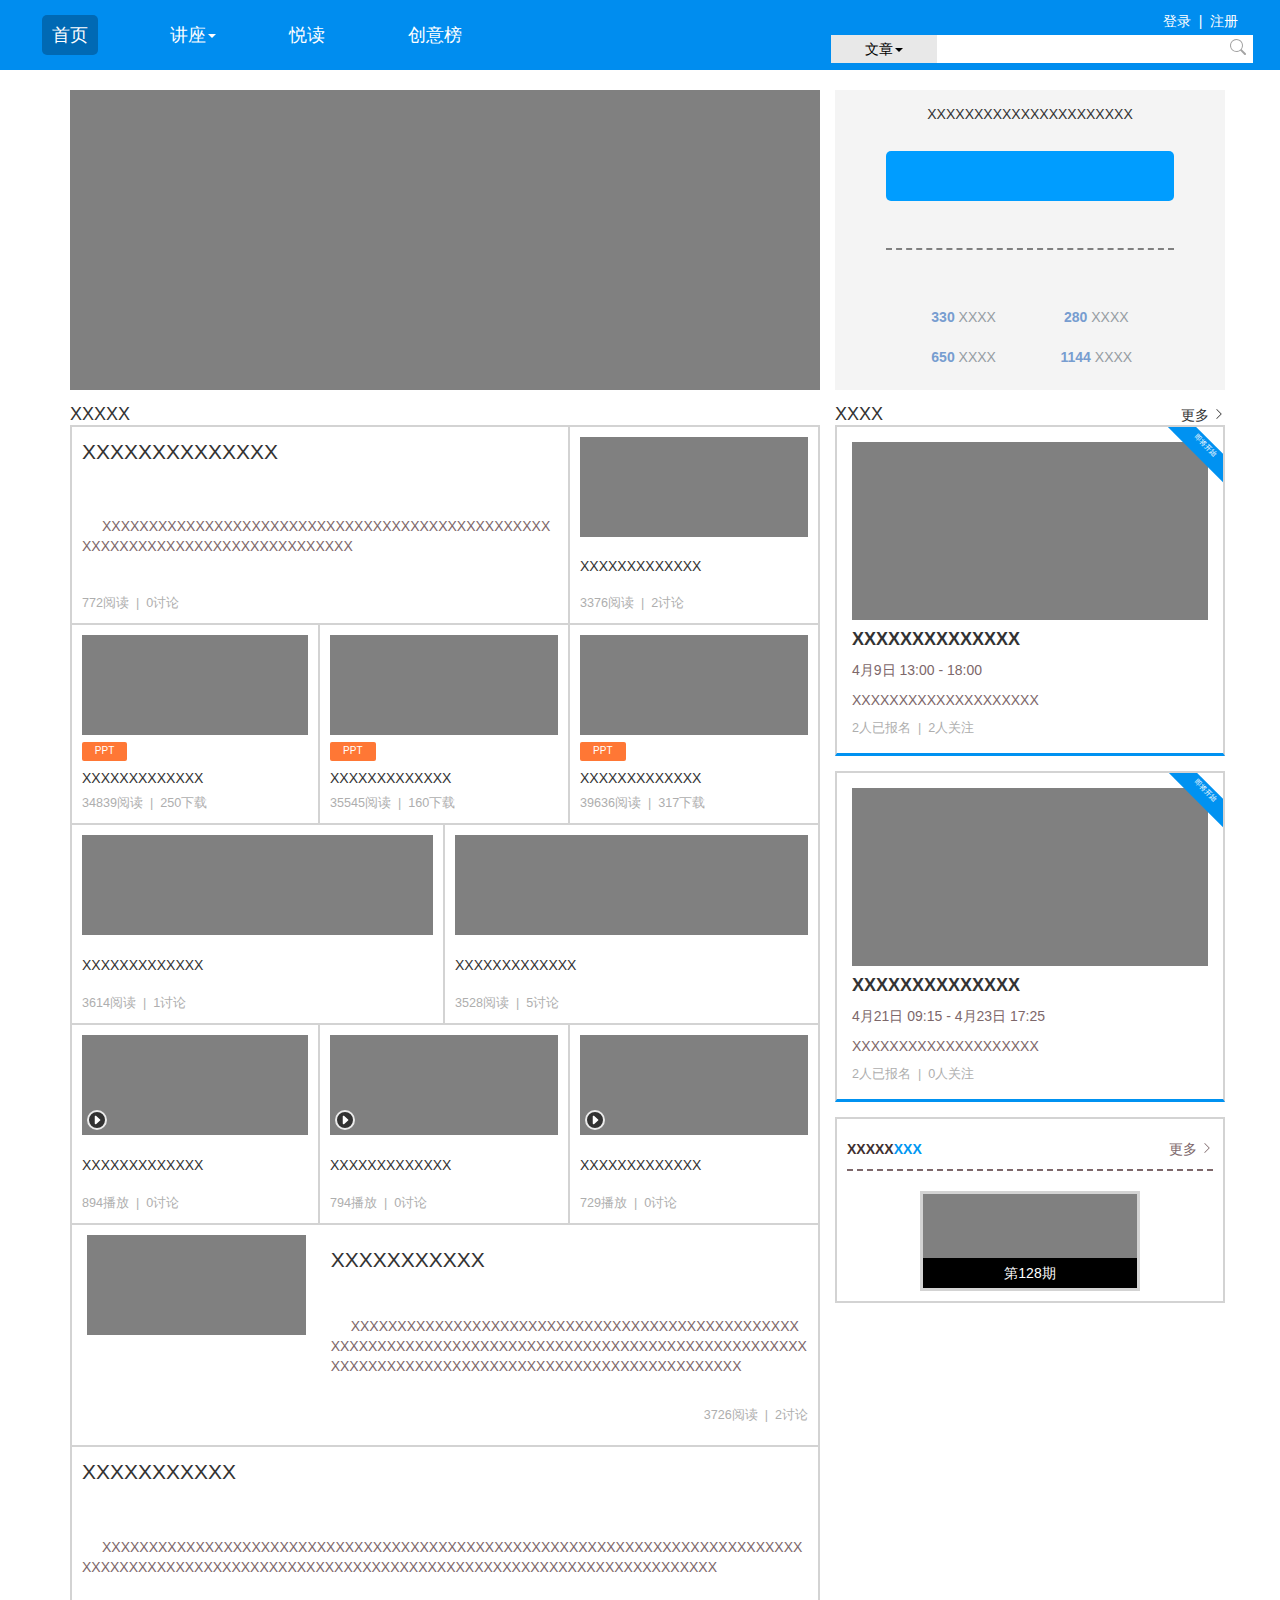
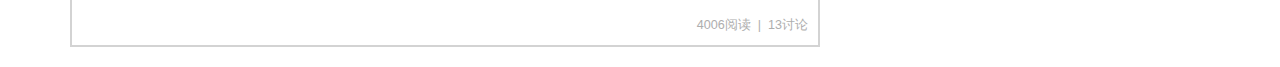
<file: 实验九/desktop_layout.html>
<!DOCTYPE html>
<html>
<head>
	<meta charset="utf-8">
	<meta http-equiv="X-UA-Compatible" content="IE=edge">
	<meta name="viewport" content="width=device-width, initial-scale=1,user-scalable=no">
	<title></title>
	<!-- 最新版本的 Bootstrap 核心 CSS 文件 -->
	<link rel="stylesheet" href="https://stackpath.bootstrapcdn.com/bootstrap/3.4.1/css/bootstrap.min.css" integrity="sha384-HSMxcRTRxnN+Bdg0JdbxYKrThecOKuH5zCYotlSAcp1+c8xmyTe9GYg1l9a69psu" crossorigin="anonymous">

	<!-- 可选的 Bootstrap 主题文件（一般不用引入） -->
	<link rel="stylesheet" href="https://stackpath.bootstrapcdn.com/bootstrap/3.4.1/css/bootstrap-theme.min.css" integrity="sha384-6pzBo3FDv/PJ8r2KRkGHifhEocL+1X2rVCTTkUfGk7/0pbek5mMa1upzvWbrUbOZ" crossorigin="anonymous">

	<link rel="stylesheet" href="https://cdn.jsdelivr.net/npm/bootstrap-icons@1.4.1/font/bootstrap-icons.css">

	<link rel="stylesheet" href="css/desktop.css">
</head>
<body>
	<div class="g-main">
		<div class="container-fluid">
			<div class="row g-nav">
				<div class="col-md-2 col-sm-2 col-xs-2 col-lg-1">
					<span class="nav-ft nav-st">首页</span>
				</div>
				<div class="col-md-2 col-sm-2 col-xs-2 col-lg-1">
					<span class="nav-ft">讲座<span class="caret"></span></span>
				</div>
				<div class="col-md-2 col-sm-2 col-xs-2  col-lg-1">
					<span class="nav-ft">悦读</span>
				</div>
				<div class="col-md-2 col-sm-2 col-xs-3 col-lg-2">
					<span class="nav-ft">创意榜</span>
				</div>
				<div class="col-sm-1 col-lg-2">
					
				</div>
				<div class="col-md-3 col-sm-4 col-xs-4 col-lg-4 nav-sch">
					<div class="sch-text">
						登录&nbsp;&nbsp;|&nbsp;&nbsp;注册
					</div>
					<div class="row sch-box">
						<div class="col-md-4 col-xs-4 col-sm-4 col-lg-3 sch-label">
							<span>文章<span class="caret"></span></span>
						</div>
						<span><svg xmlns="http://www.w3.org/2000/svg" width="16" height="16" fill="currentColor" class="bi bi-search" viewBox="0 0 16 16">
							<path d="M11.742 10.344a6.5 6.5 0 1 0-1.397 1.398h-.001c.03.04.062.078.098.115l3.85 3.85a1 1 0 0 0 1.415-1.414l-3.85-3.85a1.007 1.007 0 0 0-.115-.1zM12 6.5a5.5 5.5 0 1 1-11 0 5.5 5.5 0 0 1 11 0z"/>
						</svg></span>
					</div>
				</div>
			</div>
		</div>
		<div class="m-main">
			<div class="container">
				<div class="row m-top">
					<div class="col-xs-8 top-box">
						<div>
							
						</div>
					</div>
					<div class="col-xs-4 top-text">
						<span>XXXXXXXXXXXXXXXXXXXXXX</span>
						<span></span>
						<hr>
						<div class="top-num">
							<span><strong>330</strong>&nbsp;XXXX</span>
							<span><strong>280</strong>&nbsp;XXXX</span>
							<span><strong>650</strong>&nbsp;XXXX</span>
							<span><strong>1144</strong>&nbsp;XXXX</span>
						</div>
					</div>
				</div>
			</div>
			<div class="container">
				<div class="row main-fi">
					<div class="col-xs-8 fi-left">
						<span class="h4">XXXXX</span>
						<div class="row lt-box">
							<div class="col-xs-8 msg-box fn-bt fn-bl fn-br fn-bb">
								<p class="lead">XXXXXXXXXXXXXX</p>
								<p>XXXXXXXXXXXXXXXXXXXXXXXXXXXXXXXXXXXXXXXXXXXXXXXXXXXXXXXXXXXXXXXXXXXXXXXXXXXXX</p>
								<span class="t-fter">772阅读&nbsp;&nbsp;|&nbsp;&nbsp;0讨论</span>
							</div>
							<div class="col-xs-4 info-fi fn-bt fn-br fn-bb">
								<span class="gybox"></span>
								<span>XXXXXXXXXXXXX</span>
								<span class="t-fter">3376阅读&nbsp;&nbsp;|&nbsp;&nbsp;2讨论</span>
							</div>
						</div>
						<div class="row lt-box">
							<div class="col-xs-4 info-se">
								<span class="gybox"></span>
								<span>PPT</span>
								<span>XXXXXXXXXXXXX</span>
								<span class="t-fter">34839阅读&nbsp;&nbsp;|&nbsp;&nbsp;250下载</span>
							</div>
							<div class="col-xs-4 info-se">
								<span class="gybox"></span>
								<span>PPT</span>
								<span>XXXXXXXXXXXXX</span>
								<span class="t-fter">35545阅读&nbsp;&nbsp;|&nbsp;&nbsp;160下载</span>
							</div>
							<div class="col-xs-4 info-se">
								<span class="gybox"></span>
								<span>PPT</span>
								<span>XXXXXXXXXXXXX</span>
								<span class="t-fter">39636阅读&nbsp;&nbsp;|&nbsp;&nbsp;317下载</span>
							</div>
						</div>
						<div class="row lt-box">
							<div class="col-xs-6 info-fi fn-bl fn-br fn-bb">
								<span class="gybox"></span>
								<span>XXXXXXXXXXXXX</span>
								<span class="t-fter">3614阅读&nbsp;&nbsp;|&nbsp;&nbsp;1讨论</span>
							</div>
							<div class="col-xs-6 info-fi fn-br fn-bb"> 
								<span class="gybox"></span>
								<span>XXXXXXXXXXXXX</span>
								<span class="t-fter">3528阅读&nbsp;&nbsp;|&nbsp;&nbsp;5讨论</span>
							</div>
						</div>
						<div class="row lt-box">
							<div class="col-xs-4 info-fi fn-bl fn-br fn-bb">
								<span class="gybox"><div class="play-icon">
									<svg xmlns="http://www.w3.org/2000/svg" width="12" height="12" fill="currentColor" class="bi bi-caret-right-fill" viewBox="0 0 16 16">
										<path d="m12.14 8.753-5.482 4.796c-.646.566-1.658.106-1.658-.753V3.204a1 1 0 0 1 1.659-.753l5.48 4.796a1 1 0 0 1 0 1.506z"/>
									</svg> 
								</div></span>
								<span>XXXXXXXXXXXXX</span>
								<span class="t-fter">894播放&nbsp;&nbsp;|&nbsp;&nbsp;0讨论</span>
							</div>
							<div class="col-xs-4 info-fi fn-br fn-bb">
								<span class="gybox"><div class="play-icon">
									<svg xmlns="http://www.w3.org/2000/svg" width="12" height="12" fill="currentColor" class="bi bi-caret-right-fill" viewBox="0 0 16 16">
										<path d="m12.14 8.753-5.482 4.796c-.646.566-1.658.106-1.658-.753V3.204a1 1 0 0 1 1.659-.753l5.48 4.796a1 1 0 0 1 0 1.506z"/>
									</svg> 
								</div></span>
								<span>XXXXXXXXXXXXX</span>
								<span class="t-fter">794播放&nbsp;&nbsp;|&nbsp;&nbsp;0讨论</span>
							</div>
							<div class="col-xs-4 info-fi fn-br fn-bb">
								<span class="gybox"><div class="play-icon">
									<svg xmlns="http://www.w3.org/2000/svg" width="12" height="12" fill="currentColor" class="bi bi-caret-right-fill" viewBox="0 0 16 16">
										<path d="m12.14 8.753-5.482 4.796c-.646.566-1.658.106-1.658-.753V3.204a1 1 0 0 1 1.659-.753l5.48 4.796a1 1 0 0 1 0 1.506z"/>
									</svg> 
								</div></span>
								<span>XXXXXXXXXXXXX</span>
								<span class="t-fter">729播放&nbsp;&nbsp;|&nbsp;&nbsp;0讨论</span>
							</div>
						</div>
						<div class="row lt-box info-fo fn-bl fn-br fn-bb"> 
							<div class="col-xs-4"> 
								<span class="gybox"></span>
							</div>
							<div class="col-xs-8 msg-box"> 
								<p class="lead">XXXXXXXXXXX</p>
								<p>XXXXXXXXXXXXXXXXXXXXXXXXXXXXXXXXXXXXXXXXXXXXXXXXXXXXXXXXXXXXXXXXXXXXXXXXXXXXXXXXXXXXXXXXXXXXXXXXXXXXXXXXXXXXXXXXXXXXXXXXXXXXXXXXXXXXXXXXXXXXXXX</p>
								<span class="t-fter t-end">3726阅读&nbsp;&nbsp;|&nbsp;&nbsp;2讨论</span>
							</div>
						</div>
						<div class="row lt-box">
							<div class="col-xs-12 msg-box fn-bl fn-br fn-bb">
								<p class="lead">XXXXXXXXXXX</p>
								<p>XXXXXXXXXXXXXXXXXXXXXXXXXXXXXXXXXXXXXXXXXXXXXXXXXXXXXXXXXXXXXXXXXXXXXXXXXXXXXXXXXXXXXXXXXXXXXXXXXXXXXXXXXXXXXXXXXXXXXXXXXXXXXXXXXXXXXXXXXXXXXXX</p>
								<span class="t-fter t-end">4006阅读&nbsp;&nbsp;|&nbsp;&nbsp;13讨论</span>
							</div>
						</div>
					</div>
					<div class="col-xs-4 fi-right">
						<span class="h4">XXXX</span>
						<span class="t-right">更多
							<svg xmlns="http://www.w3.org/2000/svg" width="12" height="12" fill="currentColor" class="bi bi-chevron-right" viewBox="0 0 16 16">
								<path fill-rule="evenodd" d="M4.646 1.646a.5.5 0 0 1 .708 0l6 6a.5.5 0 0 1 0 .708l-6 6a.5.5 0 0 1-.708-.708L10.293 8 4.646 2.354a.5.5 0 0 1 0-.708z"/>
							</svg>
						</span>
						<div class="row">
							<div class="col-xs-12 info-fif fn-bt fn-bl fn-br fn-bb">
								<span class="rt-gybox"><div class="box-lb">即将开始
								</div></span>
								<p class="h4"><strong>XXXXXXXXXXXXXX</strong></p>
								<p class="t-grey">4月9日&nbsp;13:00&nbsp;-&nbsp;18:00</p>
								<p class="t-wrap t-grey">XXXXXXXXXXXXXXXXXXXX</p>
								<span class="t-fter">2人已报名&nbsp;&nbsp;|&nbsp;&nbsp;2人关注</span>
							</div>
						</div>
						<div class="row">
							<div class="col-xs-12 info-fif fn-bt fn-bl fn-br fn-bb">
								<span class="rt-gybox"><div class="box-lb">即将开始
								</div></span>
								<p class="h4"><strong>XXXXXXXXXXXXXX</strong></p>
								<p class="t-grey">4月21日&nbsp;09:15&nbsp;-&nbsp;4月23日&nbsp;17:25</p>
								<p class="t-wrap t-grey">XXXXXXXXXXXXXXXXXXXX</p>
								<span class="t-fter">2人已报名&nbsp;&nbsp;|&nbsp;&nbsp;0人关注</span>
							</div>
						</div>
						<div class="row">
							<div class="col-xs-12 info-journal">
								<div class="jona-top">
									<span><strong>XXXXX</strong>XXX</span>
									<span class="t-right">更多
										<svg xmlns="http://www.w3.org/2000/svg" width="12" height="12" fill="currentColor" class="bi bi-chevron-right" viewBox="0 0 16 16">
											<path fill-rule="evenodd" d="M4.646 1.646a.5.5 0 0 1 .708 0l6 6a.5.5 0 0 1 0 .708l-6 6a.5.5 0 0 1-.708-.708L10.293 8 4.646 2.354a.5.5 0 0 1 0-.708z"/>
										</svg>
									</span>
								</div>
								<div class="jona-box">
									<span>第128期</span>
								</div>
							</div>
						</div>
					</div>

				</div>
			</div>
		</div>
	</div>
</body>
</html>
</file>
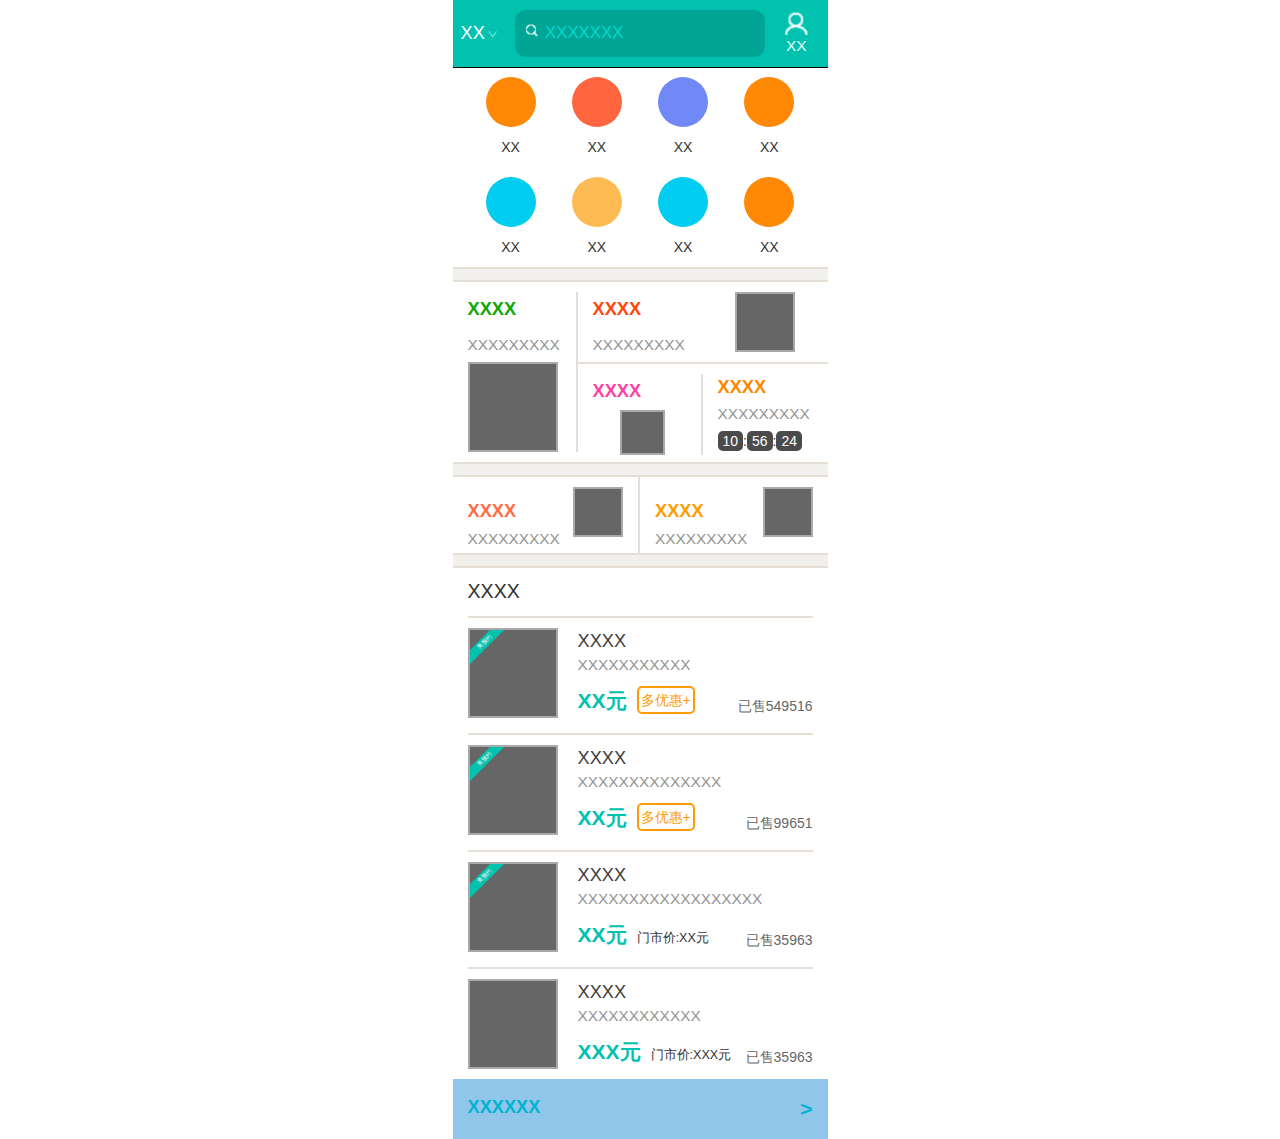
<file: 实验九/phone_layout.html>
<!DOCTYPE html>
<html>
<head>
	<meta charset="utf-8">
	<meta http-equiv="X-UA-Compatible" content="IE=edge">
	<meta name="viewport" content="width=device-width, initial-scale=1,user-scalable=no">
	<title></title>
	<!-- 最新版本的 Bootstrap 核心 CSS 文件 -->
	<link rel="stylesheet" href="https://stackpath.bootstrapcdn.com/bootstrap/3.4.1/css/bootstrap.min.css" integrity="sha384-HSMxcRTRxnN+Bdg0JdbxYKrThecOKuH5zCYotlSAcp1+c8xmyTe9GYg1l9a69psu" crossorigin="anonymous">

	<!-- 可选的 Bootstrap 主题文件（一般不用引入） -->
	<link rel="stylesheet" href="https://stackpath.bootstrapcdn.com/bootstrap/3.4.1/css/bootstrap-theme.min.css" integrity="sha384-6pzBo3FDv/PJ8r2KRkGHifhEocL+1X2rVCTTkUfGk7/0pbek5mMa1upzvWbrUbOZ" crossorigin="anonymous">

	<link rel="stylesheet" href="css/phone.css">
</head>
<body>
	<div class="g-main">
		<div class="container-fluid g-header">
			<div class="row">
				<div class="col-xs-2 head-fi fn-flct">
					<span>XX</span>
				</div>
				<div class="col-xs-8 fn-flct">
					<div class="sc-box">
						<span>XXXXXXX</span>
					</div>
				</div>
				<div class="col-xs-2 usna">
					<span></span>
					<span>XX</span>
				</div>
			</div>
		</div>
		<div class="container-fluid main-fi">
			<div class="cbox">
				<li></li>
				<span>XX</span>
			</div>

			<div class="cbox">
				<li></li>
				<span>XX</span>
			</div>

			<div class="cbox">
				<li></li>
				<span>XX</span>
			</div>

			<div class="cbox">
				<li></li>
				<span>XX</span>
			</div>

			<div class="cbox">
				<li></li>
				<span>XX</span>
			</div>

			<div class="cbox">
				<li></li>
				<span>XX</span>
			</div>

			<div class="cbox">
				<li></li>
				<span>XX</span>
			</div>

			<div class="cbox">
				<li></li>
				<span>XX</span>
			</div>
		</div>
		<div class="spbl">
		</div>
		<div class="container-fluid main-se">
			<div class="row">
				<div class="col-xs-4 se-left">
					<div class="se-left-box">
						<span>XXXX</span>
						<span>XXXXXXXXX</span>
						<span></span>
					</div>
				</div>
				<div class="col-xs-8">
					<div class="row">
						<div class="col-xs-6 se-top-text">
							<span>XXXX</span>
							<span>XXXXXXXXX</span>
						</div>
						<div class="col-xs-6 se-top-box">
							<span></span>
						</div>
					</div>
					<div class="row">
						<div class="col-xs-6 se-bottom">
							<span>XXXX</span>
							<span></span>
						</div>
						<div class="col-xs-6 se-right">
							<span>XXXX</span>
							<span>XXXXXXXXX</span>
							<div>
								<span class="clock">10</span>:<span class="clock">56</span>:<span class="clock">24</span>
							</div>
						</div>
					</div>
				</div>
			</div>
		</div>
		<div class="spbl">
		</div>
		<div class="container-fluid main-th">
			<div class="row">
				<div class="col-xs-6 th-left">
					<div>
						<span>XXXX</span>
						<span>XXXXXXXXX</span>
					</div>
					<span></span>
				</div>
				<div class="col-xs-6 th-right">
					<div>
						<span>XXXX</span>
						<span>XXXXXXXXX</span>
					</div>
					<span></span>
				</div>
			</div>
		</div>
		<div class="spbl">
		</div>
		<div class="container-fluid main-fo">
			<div class="row fo-top">
				<div class="col-xs-12">
					<span>XXXX</span>
				</div>
			</div>
			<hr>
			<div class="row fo-fi">
				<div class="col-xs-4 fo-fi-lt">
					<span><div>免预约</div></span>
				</div>
				<div class="col-xs-8 fo-fi-md">
					<span>XXXX</span>
					<span>XXXXXXXXXXX</span>
					<span>XX元</span>
					<span>多优惠+</span>
					<span>已售549516</span>
				</div>
			</div>
			<hr>
			<div class="row fo-fi">
				<div class="col-xs-4 fo-fi-lt">
					<span><div>免预约</div></span>
				</div>
				<div class="col-xs-8 fo-fi-md">
					<span>XXXX</span>
					<span>XXXXXXXXXXXXXX</span>
					<span>XX元</span>
					<span>多优惠+</span>
					<span>已售99651</span>
				</div>
			</div>
			<hr>
			<div class="row fo-se">
				<div class="col-xs-4 fo-fi-lt">
					<span><div>免预约</div></span>
				</div>
				<div class="col-xs-8 fo-se-md">
					<span>XXXX</span>
					<span>XXXXXXXXXXXXXXXXXX</span>
					<span>XX元</span>
					<span>门市价:XX元</span>
					<span>已售35963</span>
				</div>
			</div>
			<hr>
			<div class="row fo-se">
				<div class="col-xs-4 fo-se-lt">
					<span></span>
				</div>
				<div class="col-xs-8 fo-se-md">
					<span>XXXX</span>
					<span>XXXXXXXXXXXX</span>
					<span>XXX元</span>
					<span>门市价:XXX元</span>
					<span>已售35963</span>
				</div>
			</div>
		</div>
		<div class="container-fluid main-fif">
			<span>XXXXXX</span>
			<span>></span>
		</div>	
	</div>
</body>
</html>
</file>
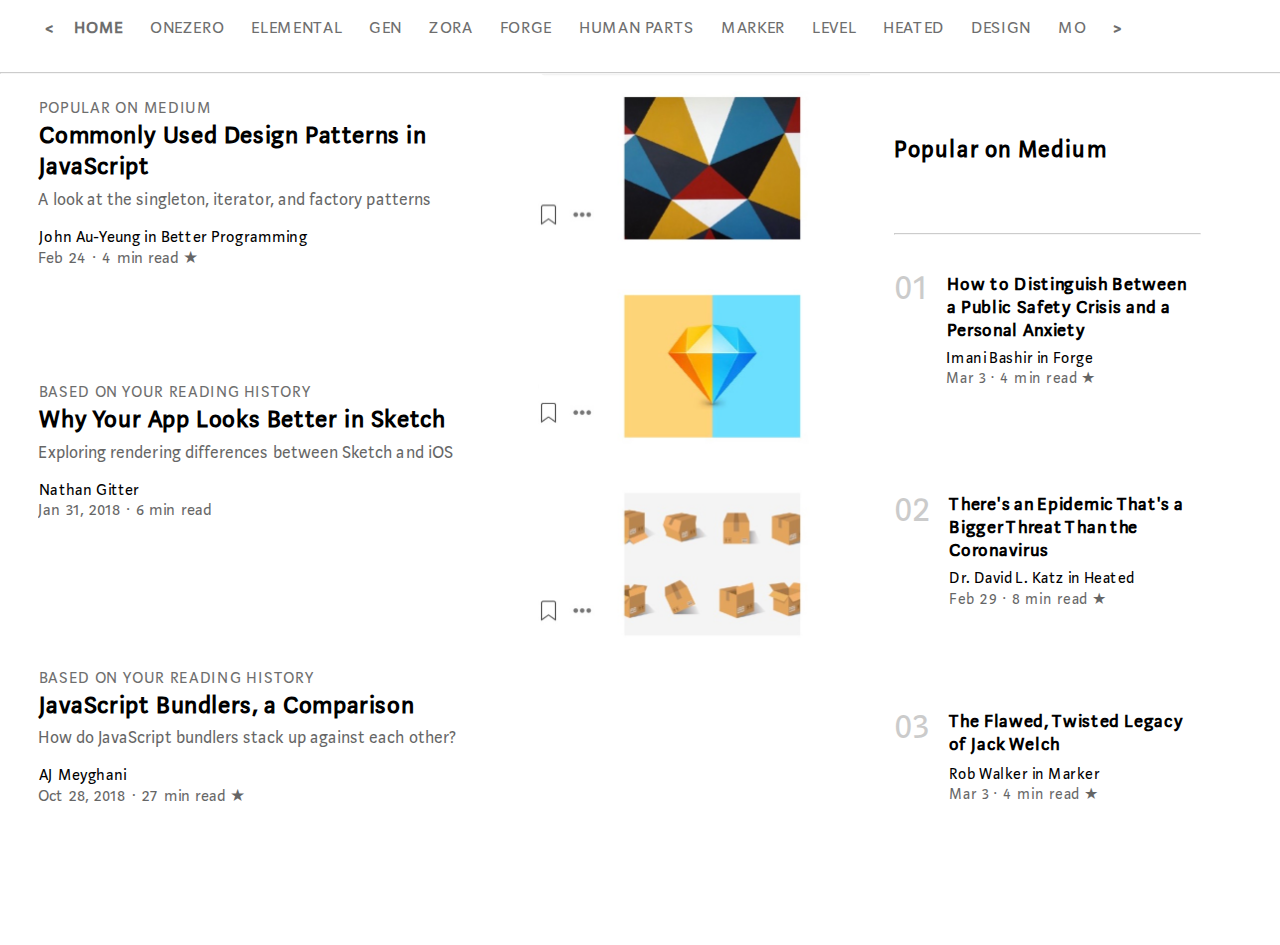
<file: 实验二/init.html>
<!DOCTYPE html>
<html>
<head>
  <meta charset="utf-8">
  <meta http-equiv="X-UA-Compatible" content="IE=edge">
  <meta name="author" content="温铭浩">
  <meta name="author" content="lanChe">
  <title>work</title>
  <link rel="stylesheet" href="init.css">
</head>
<body>
    <div class="line1">
        <strong>&lt;</strong>
        <span><b>HOME</b></span>
        <span>ONEZERO</span>
        <span>ELEMENTAL</span>
        <span>GEN</span>
        <span>ZORA</span>
        <span>FORGE</span>
        <span>HUMAN PARTS</span>
        <span>MARKER</span>
        <span>LEVEL</span>
        <span>HEATED</span>
        <span>DESIGN</span>
        <span>MO</span>
        <b>&gt;</b>
    </div> 
    <hr> 
    <div class='container'>
        <div id="mainleft">
            <div id="mainleft_textPane">
                <div id="topleft">
                    <span id="text_1">POPULAR ON MEDIUM</span>
                    <span id="text_2">Commonly Used Design Patterns in JavaScript</span>
                    <span id="text_3">A look at the singleton, iterator, and factory patterns</span>
                    <span id="text_4">John Au-Yeung in Better Programming</span>
                    <span id="text_5">Feb 24 · 4 min read ★</span>
                </div>
                <div id="mediumleft">
                    <span id="text_1">BASED ON YOUR READING HISTORY</span>
                    <span id="text_2">Why Your App Looks Better in Sketch</span>
                    <span id="text_3">Exploring rendering differences between Sketch and iOS</span>
                    <span id="text_4">Nathan Gitter</span>
                    <span id="text_5">Jan 31, 2018 · 6 min read</span>
                </div>
                <div id="bottomleft">
                    <span id="text_1">BASED ON YOUR READING HISTORY</span>
                    <span id="text_2">JavaScript Bundlers, a Comparison</span>
                    <span id="text_3">How do JavaScript bundlers stack up against each other?</span>
                    <span id="text_4">AJ Meyghani</span>
                    <span id="text_5">Oct 28, 2018 · 27 min read ★</span>
                </div>
            </div>
            <div id="mainleft_rightImg"></div>
        </div>

        <div id="mainright">
            <div id="rightHead">
                <span id="rightText_1">Popular on Medium</span>
            </div>
            <hr>
            <div id="rightMain">
                <div id="rightMain_top">
                    <div id="leftPart">
                        <span>01</span>
                    </div>
                    <div id="rightPart">
                        <span id="text_6">How to Distinguish Between a Public Safety Crisis and a Personal Anxiety</span>
                        <span id="text_7">Imani Bashir in Forge</span>
                        <span id="text_8">Mar 3 · 4 min read ★</span>
                    </div>
                </div>
                <div id="rightMain_medium">
                    <div id="leftPart">
                        <span>02</span>
                    </div>
                    <div id="rightPart">
                        <span id="text_6">There's an Epidemic That's a Bigger Threat Than the Coronavirus</span>
                        <span id="text_7">Dr. David L. Katz in Heated</span>
                        <span id="text_8">Feb 29 · 8 min read ★</span>
                    </div>
                </div>
                <div id="rightMain_bottom">
                    <div id="leftPart">
                        <span>03</span>
                    </div>
                    <div id="rightPart">
                        <span id="text_6">The Flawed, Twisted Legacy of Jack Welch</span>
                        <span id="text_7">Rob Walker in Marker</span>
                        <span id="text_8">Mar 3 · 4 min read ★</span>
                    </div>
                </div>
            </div>
        </div>
    </div>
</body>
</html>
</file>
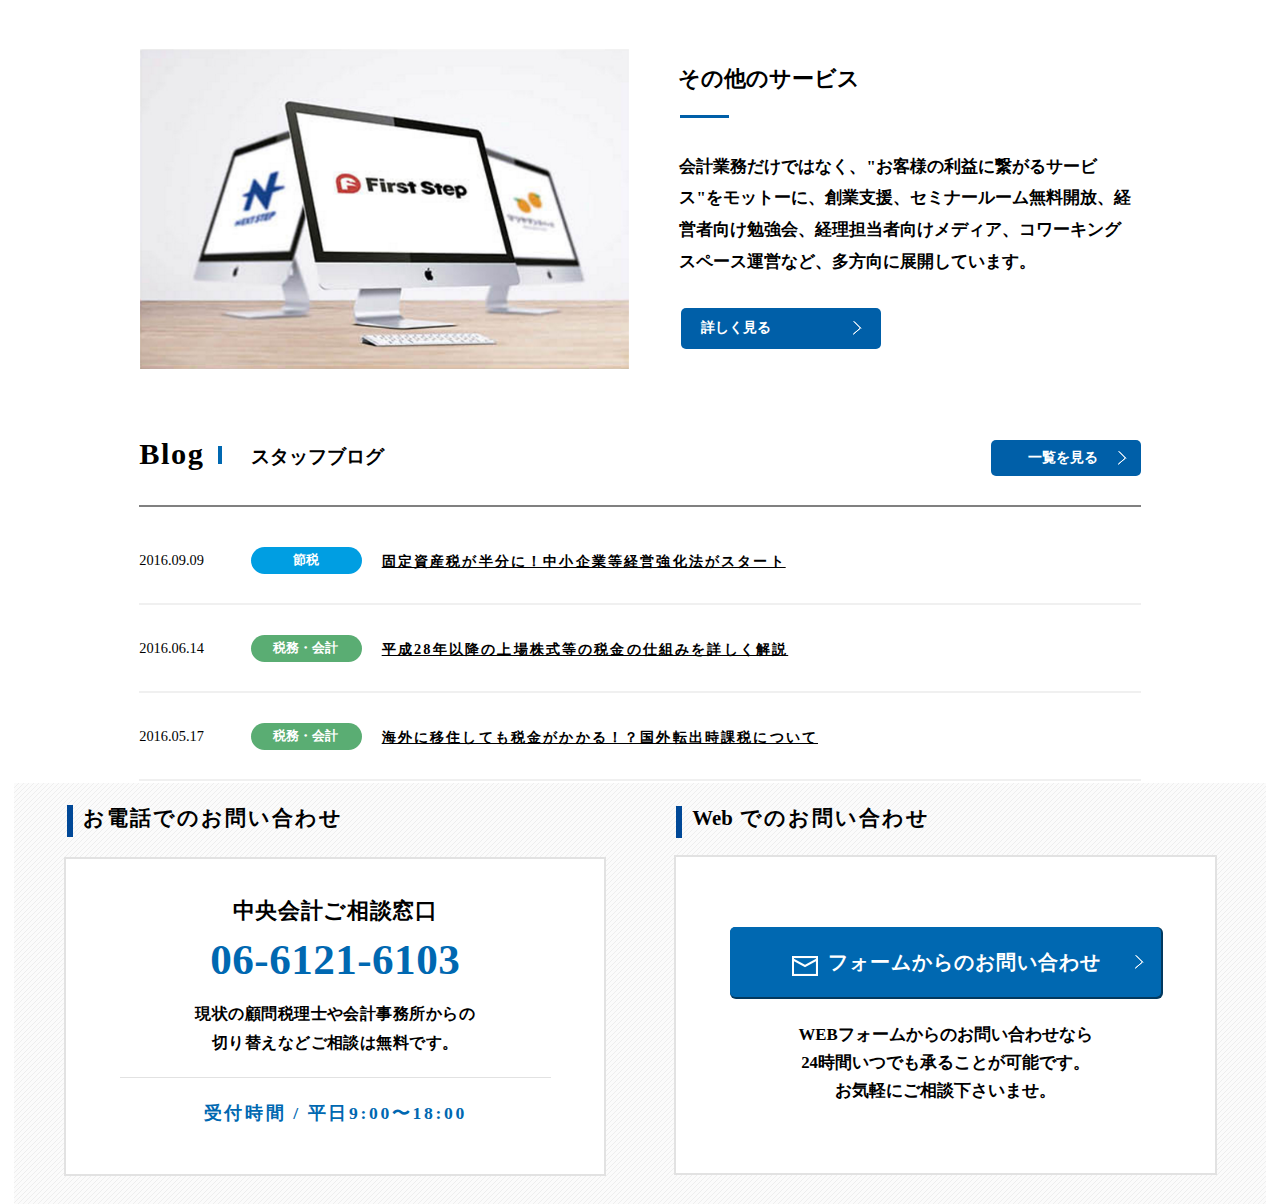
<file: 实验五/init.html>
<!DOCTYPE html>
<html>
<head>
	<meta charset="utf-8">
	<meta http-equiv="X-UA-Compatible" content="IE=edge">
	<title></title>
	<link rel="stylesheet" href="css/init.css">
</head>
<body>
	<div class="main-pain">
		<div class="header">
			<div class="header-left">
				<img src="img/header_left.png" alt="">
			</div>
			<div class="header-right">
				<div class="header-right-top">
					<h2>その他のサービス</h2>
					<hr>
				</div>
				<div class="header-right-medium">
					<p>会計業務だけではなく、"お客様の利益に繋がるサービス"をモットーに、創業支援、セミナールーム無料開放、経営者向け勉強会、経理担当者向けメディア、コワーキングスペース運営など、多方向に展開しています。</p>
				</div>
				<div class="nav-box">
					<span>詳しく見る</span>	
				</div>
			</div>
		</div>
		<div class="main">
			<div class="main-top">
				<div class="main-top-left">
					<span class="main-top-left-text"><strong>Blog</strong></span>
					<span class="main-top-left-text"></span>
				</div>
				<div class="main-top-medium">
					<span class="main-top-medium-text">スタッフブログ</span>
				</div>
				<div class="main-top-right">
					<div class="nav-box">
						<span>一覧を見る</span>
					</div>
				</div>
			</div>
			<div class="main-body">
				<div class="main-body-box">
					<div class="main-body-left">
						<span class="main-body-dateFormat">2016.09.09</span>
					</div>
					<div class="main-body-medium">
						<div class="main-body-medium-box">
							<span class="main-body-medium-text">節税</span>
						</div>
					</div>
					<div class="main-body-right">
						<span>固定資産税が半分に！中小企業等経営強化法がスタート</span>
					</div>
				</div>
				<div class="main-body-box">
					<div class="main-body-left">
						<span class="main-body-dateFormat">2016.06.14</span>
					</div>
					<div class="main-body-medium">
						<div class="main-body-medium-box" id="main-body-medium-box1">
							<span class="main-body-medium-text">税務・会計</span>
						</div>
					</div>
					<div class="main-body-right">
						<span>平成28年以降の上場株式等の税金の仕組みを詳しく解説</span>
					</div>
				</div>
				<div class="main-body-box">
					<div class="main-body-left">
						<span class="main-body-dateFormat">2016.05.17</span>
					</div>
					<div class="main-body-medium">
						<div class="main-body-medium-box" id="main-body-medium-box1">
							<span class="main-body-medium-text">税務・会計</span>
						</div>
					</div>
					<div class="main-body-right">
						<span>海外に移住しても税金がかかる！？国外転出時課税について</span>
					</div>
				</div>
			</div>
		</div>
		<div class="footer">
			<div class="footer-left">
				<h3>お電話でのお問い合わせ</h3>
				<div class="footer-left-box">
					<h4>中央会計ご相談窓口</h4>
					<h1>06-6121-6103</h1>
					<p>現状の顧問税理士や会計事務所からの
						<br>
						切り替えなどご相談は無料です。
					</p>
					<h2>受付時間 / 平日9:00〜18:00</h2>
				</div>
			</div>
			<div class="footer-right">
				<h3>Web</h3>
				<span>でのお問い合わせ</span>
				<div class="footer-right-box">
					<div class="footer-right-box-bbox">
						<span>フォームからのお問い合わせ</span>
					</div>
					<p>
						WEBフォームからのお問い合わせなら
						<br>
						24時間いつでも承ることが可能です。
						<br>
						お気軽にご相談下さいませ。
					</p>
				</div>
			</div>
		</div>
	</div>
</body>
</html>
</file>
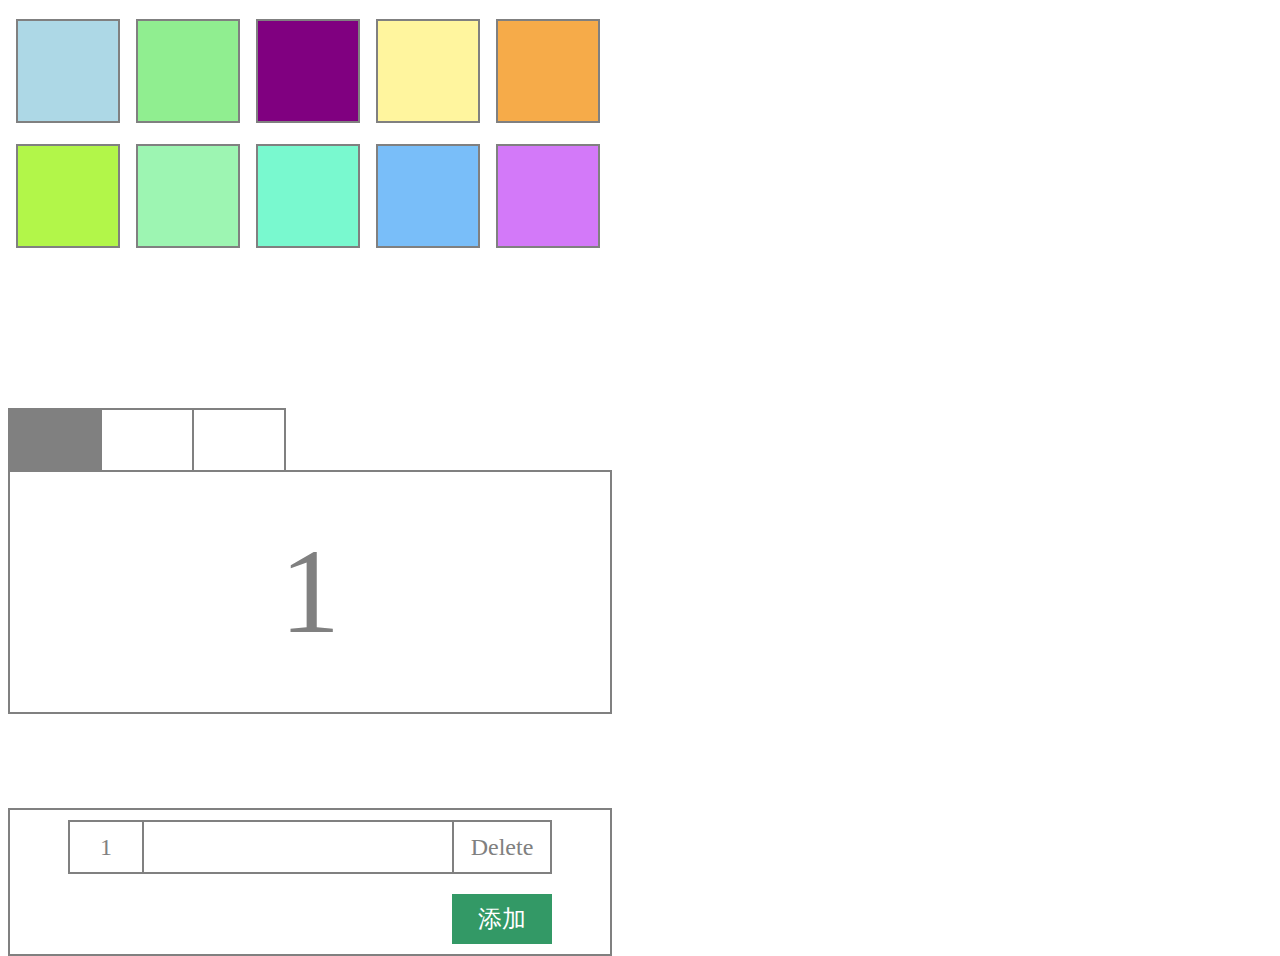
<file: 实验八/ex_javascripts.html>
<!DOCTYPE html>
<html>
<head>
	<meta charset="utf-8">
	<meta http-equiv="X-UA-Compatible" content="IE=edge">
	<title></title>
	<link rel="stylesheet" href="css/init.css">
</head>
<body>
	<script src="javascripts/ex_javascripts.js" type="text/javascript" charset="utf-8" async defer></script>
	<div class="g-main">
		<div class="g-left">
			<div class="g-fiwk">
				<div class="m-box"></div>
				<div class="m-box"></div>
				<div class="m-box"></div>
				<div class="m-box"></div>
				<div class="m-box"></div>
				<div class="m-box"></div>
				<div class="m-box"></div>
				<div class="m-box"></div>
				<div class="m-box"></div>
				<div class="m-box"></div>
				<div class="st-box"></div>
			</div>
			<div class="g-sewk">
				<div class="m-nav">
					<div class="nav-box" style="background-color:grey">
						
					</div>
					<div class="nav-box">
						
					</div>
					<div class="nav-box">
						
					</div>
				</div>
				<div class="m-semain fn-fontft">
					<span>1</span>
				</div>
			</div>
		</div>
		
		<div class="g-thwk">
			<div class="data-box">
				<div class="data-box-ft fn-fontft">
					<span>1</span>
				</div>	
				<div class="data-box-se fn-fontft">
					<span>Delete</span>
				</div>
			</div>
			<div class="add-box fn-fontft">
				<span>添加</span>
			</div>
		</div>
	</body>
	</html>
</file>
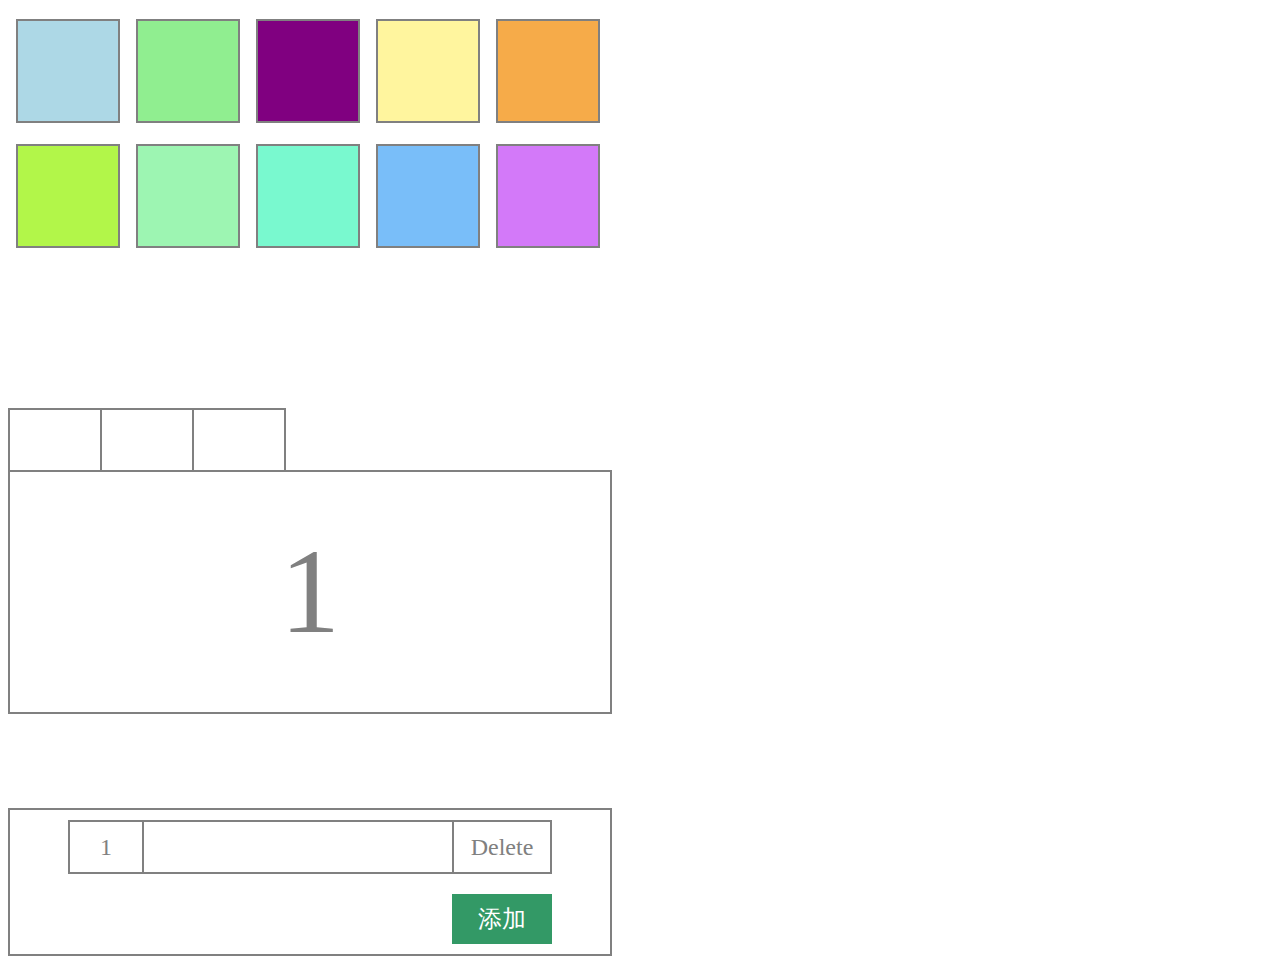
<file: 实验八/ex_jquery.html>
<!DOCTYPE html>
<html>
<head>
	<meta charset="utf-8">
	<meta http-equiv="X-UA-Compatible" content="IE=edge">
	<title></title>
	<link rel="stylesheet" href="css/init.css">
	<script
	src="https://code.jquery.com/jquery-3.4.1.js"
	integrity="sha256-WpOohJOqMqqyKL9FccASB9O0KwACQJpFTUBLTYOVvVU="
	crossorigin="anonymous"></script>
</head>
<body>
	<script src="javascripts/ex_jquery.js" type="text/javascript" charset="utf-8" async defer></script>
	<div class="g-main">
		<div class="g-left">
			<div class="g-fiwk">
			<div class="m-box"></div>
			<div class="m-box"></div>
			<div class="m-box"></div>
			<div class="m-box"></div>
			<div class="m-box"></div>
			<div class="m-box"></div>
			<div class="m-box"></div>
			<div class="m-box"></div>
			<div class="m-box"></div>
			<div class="m-box"></div>
			<div class="st-box">
			</div>
		</div>
		<div class="g-sewk">
			<div class="m-nav">
				<div class="nav-box">
					
				</div>
				<div class="nav-box">
					
				</div>
				<div class="nav-box">
					
				</div>
			</div>
			<div class="m-semain fn-fontft">
				<span>1</span>
			</div>
		</div>
		</div>
		<div class="g-thwk">
			<div class="data-box">
				<div class="data-box-ft fn-fontft">
					<span>1</span>
				</div>	
				<div class="data-box-se fn-fontft">
					<span>Delete</span>
				</div>
			</div>
			<div class="add-box fn-fontft">
				<span>添加</span>
			</div>
		</div>
	</div>
</body>
</html>
</file>
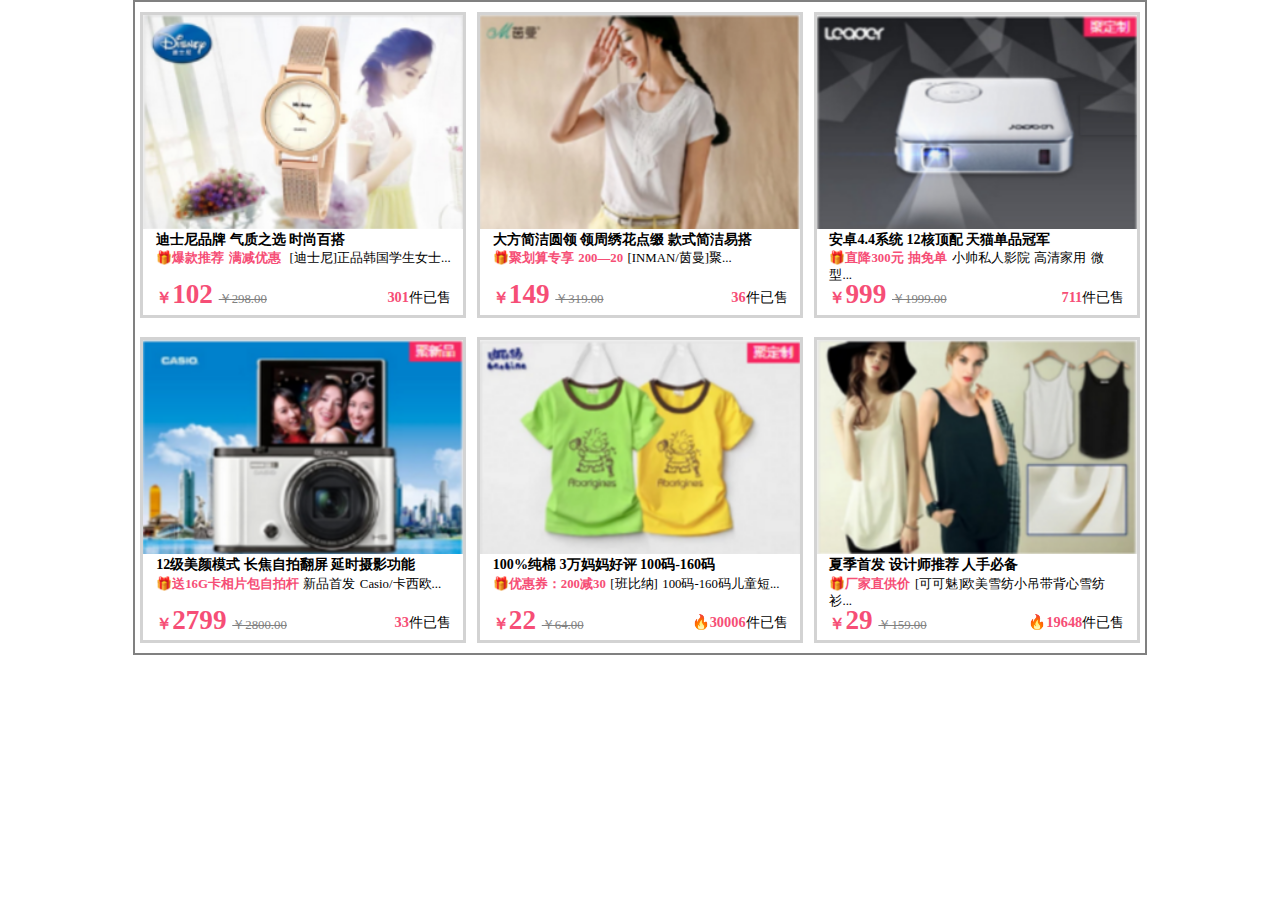
<file: 实验六/flex_taobao.html>
<!DOCTYPE html>
<html>
<head>
	<meta charset="utf-8">
	<meta http-equiv="X-UA-Compatible" content="IE=edge">
	<title>实验6 FLEX布局基本练习</title>
	<link rel="stylesheet" href="css/init.css">
</head>
<body>
	<div class="g-index">
		<div class="m-box">
			<div class="box_up">
				
			</div>
			<div class="box_down">
				<span class="box_title"><strong>迪士尼品牌 气质之选 时尚百搭</strong></span>
				<span class="box_desp"><strong>🎁爆款推荐 满减优惠</strong>&nbsp;&nbsp;[迪士尼]正品韩国学生女士...</span>
				<div class="box_price">
					<div class="box_price_left">
						<span class="now_price">102</span>
						<span class="pre_price">￥298.00</span>
					</div>
					<div class="box_price_right">
						<span class="sale_num"><strong>301</strong>件已售</span>
					</div>
				</div>
			</div>
		</div>
		<div class="m-box">
			<div class="box_up">
				
			</div>
			<div class="box_down">
				<span class="box_title"><strong>大方简洁圆领 领周绣花点缀 款式简洁易搭</strong></span>
				<span class="box_desp"><strong>🎁聚划算专享 200&mdash;20</strong>&nbsp;[INMAN/茵曼]聚...</span>
				<div class="box_price">
					<div class="box_price_left">
						<span class="now_price">149</span>
						<span class="pre_price">￥319.00</span>
					</div>
					<div class="box_price_right">
						<span class="sale_num"><strong>36</strong>件已售</span>
					</div>
				</div>
			</div>
		</div>
		<div class="m-box">
			<div class="box_up">
				
			</div>
			<div class="box_down">
				<span class="box_title"><strong>安卓4.4系统 12核顶配 天猫单品冠军</strong></span>
				<span class="box_desp"><strong>🎁直降300元 抽免单</strong>&nbsp;小帅私人影院 高清家用 微型...</span>
				<div class="box_price">
					<div class="box_price_left">
						<span class="now_price">999</span>
						<span class="pre_price">￥1999.00</span>
					</div>
					<div class="box_price_right">
						<span class="sale_num"><strong>711</strong>件已售</span>
					</div>
				</div>	
			</div>
		</div>
		<div class="m-box">
			<div class="box_up">
				
			</div>
			<div class="box_down">
				<span class="box_title"><strong>12级美颜模式 长焦自拍翻屏 延时摄影功能</strong></span>
				<span class="box_desp"><strong>🎁送16G卡相片包自拍杆</strong>&nbsp;新品首发 Casio/卡西欧...</span>
				<div class="box_price">
					<div class="box_price_left">
						<span class="now_price">2799</span>
						<span class="pre_price">￥2800.00</span>
					</div>
					<div class="box_price_right">
						<span class="sale_num"><strong>33</strong>件已售</span>
					</div>
				</div>
			</div>
		</div>
		<div class="m-box">
			<div class="box_up">
				
			</div>
			<div class="box_down">
				<span class="box_title"><strong>100%纯棉 3万妈妈好评 100码-160码</strong></span>
				<span class="box_desp"><strong>🎁优惠券：200减30</strong>&nbsp;[班比纳] 100码-160码儿童短...</span>
				<div class="box_price">
					<div class="box_price_left">
						<span class="now_price">22</span>
						<span class="pre_price">￥64.00</span>
					</div>
					<div class="box_price_right">
						<span class="sale_num"><strong>🔥30006</strong>件已售</span>
					</div>
				</div>
			</div>
		</div>
		<div class="m-box">
			<div class="box_up">
				
			</div>
			<div class="box_down">
				<span class="box_title"><strong>夏季首发 设计师推荐 人手必备</strong></span>
				<span class="box_desp"><strong>🎁厂家直供价</strong>&nbsp;[可可魅]欧美雪纺小吊带背心雪纺衫...</span>
				<div class="box_price">
					<div class="box_price_left">
						<span class="now_price">29</span>
						<span class="pre_price">￥159.00</span>
					</div>
					<div class="box_price_right">
						<span class="sale_num">🔥<strong>19648</strong>件已售</span>
					</div>
				</div>
			</div>
		</div>
	</div>
</body>
</html>
</file>
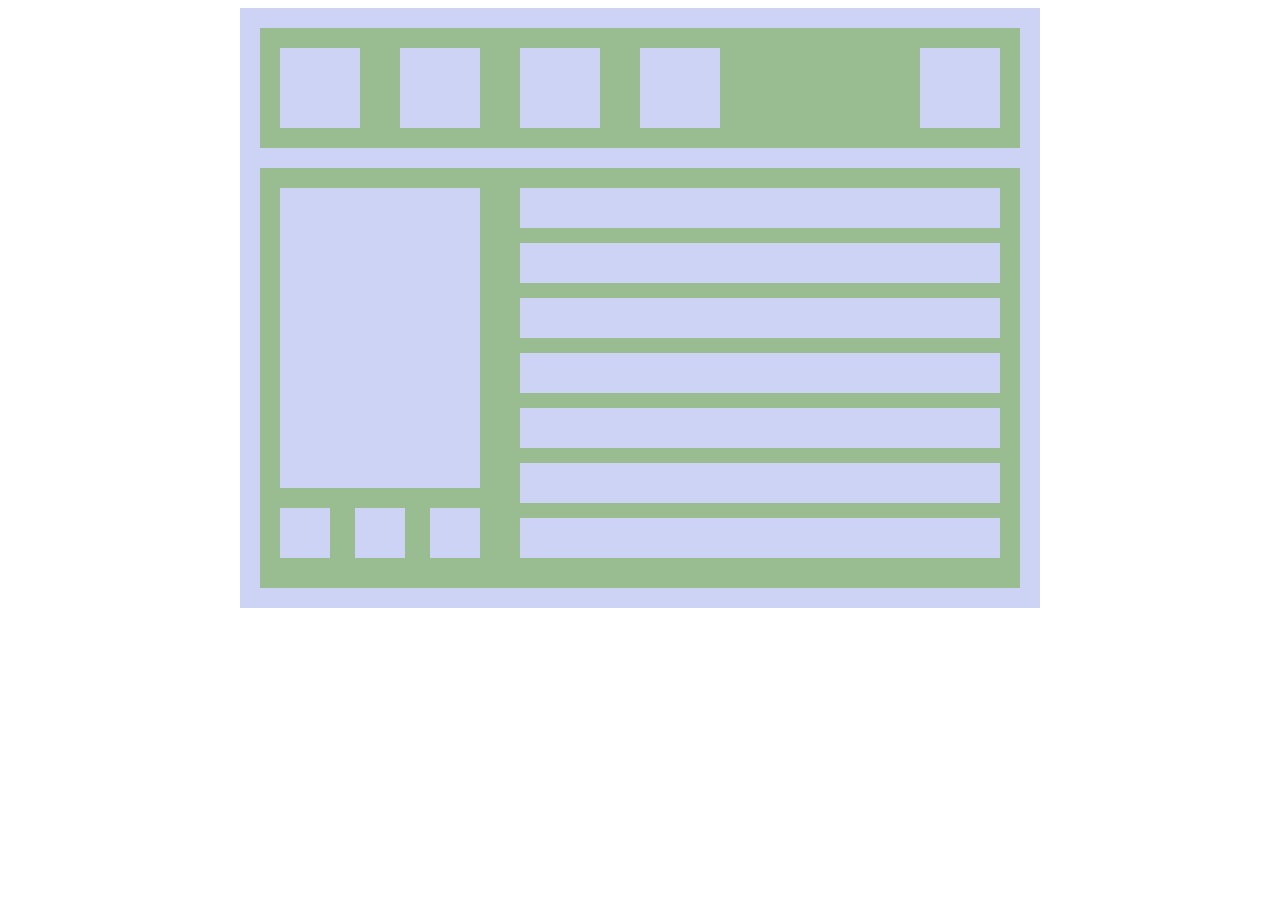
<file: 实验六/flexBox1.html>
<!DOCTYPE html>
<html>
<head>
	<meta charset="utf-8">
	<meta http-equiv="X-UA-Compatible" content="IE=edge">
	<title>实验6 FLEX布局基本练习</title>
	<link rel="stylesheet" href="./css/flexBox1.css">
</head>
<body>
	<div class="g-main">
		<div class="m-top">
			<div class="m-top_box">
				
			</div>
			<div class="m-top_box">
				
			</div>
			<div class="m-top_box">
				
			</div>
			<div class="m-top_box">
				
			</div>
			<div class="m-top_box">
				
			</div>
		</div>
		<div class="m-main">
			<div class="m-main_left">
				<div class="m-main_left_top">
					
				</div>
				<div class="m-main_left_bottom">
					<div class="m-main_left_bottom_box">
						
					</div>
					<div class="m-main_left_bottom_box">
						
					</div>
					<div class="m-main_left_bottom_box">
					
					</div>
				</div>
			</div>
			<div class="m-main_right">
				<div class="m-main_right_box">
							
				</div>
				<div class="m-main_right_box">
							
				</div>
				<div class="m-main_right_box">
							
				</div>
				<div class="m-main_right_box">
							
				</div>
				<div class="m-main_right_box">
							
				</div>
				<div class="m-main_right_box">
							
				</div>
				<div class="m-main_right_box">
							
				</div>
			</div>
		</div>
	</div>
</body>
</html>
</file>
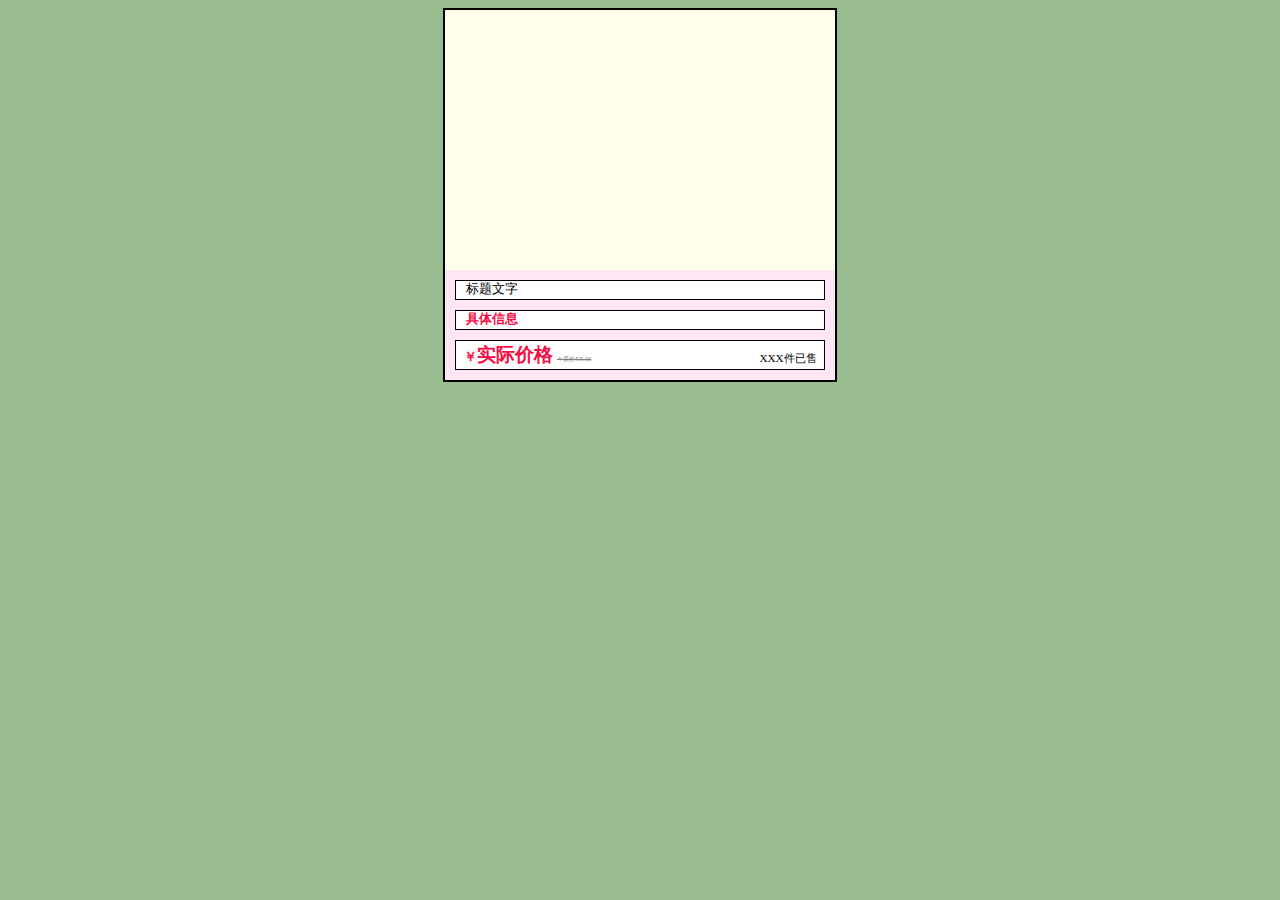
<file: 实验六/flexBox2.html>
<!DOCTYPE html>
<html>
<head>
	<meta charset="utf-8">
	<meta http-equiv="X-UA-Compatible" content="IE=edge">
	<title>实验6 FLEX布局基本练习</title>
	<link rel="stylesheet" href="./css/flexBox2.css">
</head>
<body>
	<div class="g-main">
		<div class="m-top">
			
		</div>
		<div class="m-bottom">
			<div class="m-bottom_box_1">
				<p>标题文字</p>
			</div>
			<div class="m-bottom_box_1">
				<strong>具体信息</strong>
			</div>
			<div class="m-bottom_box_2">
				<div class="m-bottom_box_2_left">
					<strong>实际价格</strong>
					<b>￥原价XX.00</b>
				</div>
				<div class="m-bottom_box_2_right">
					<span>XXX件已售</span>
				</div>
			</div>
		</div>	
	</div>
</body>
</html>
</file>
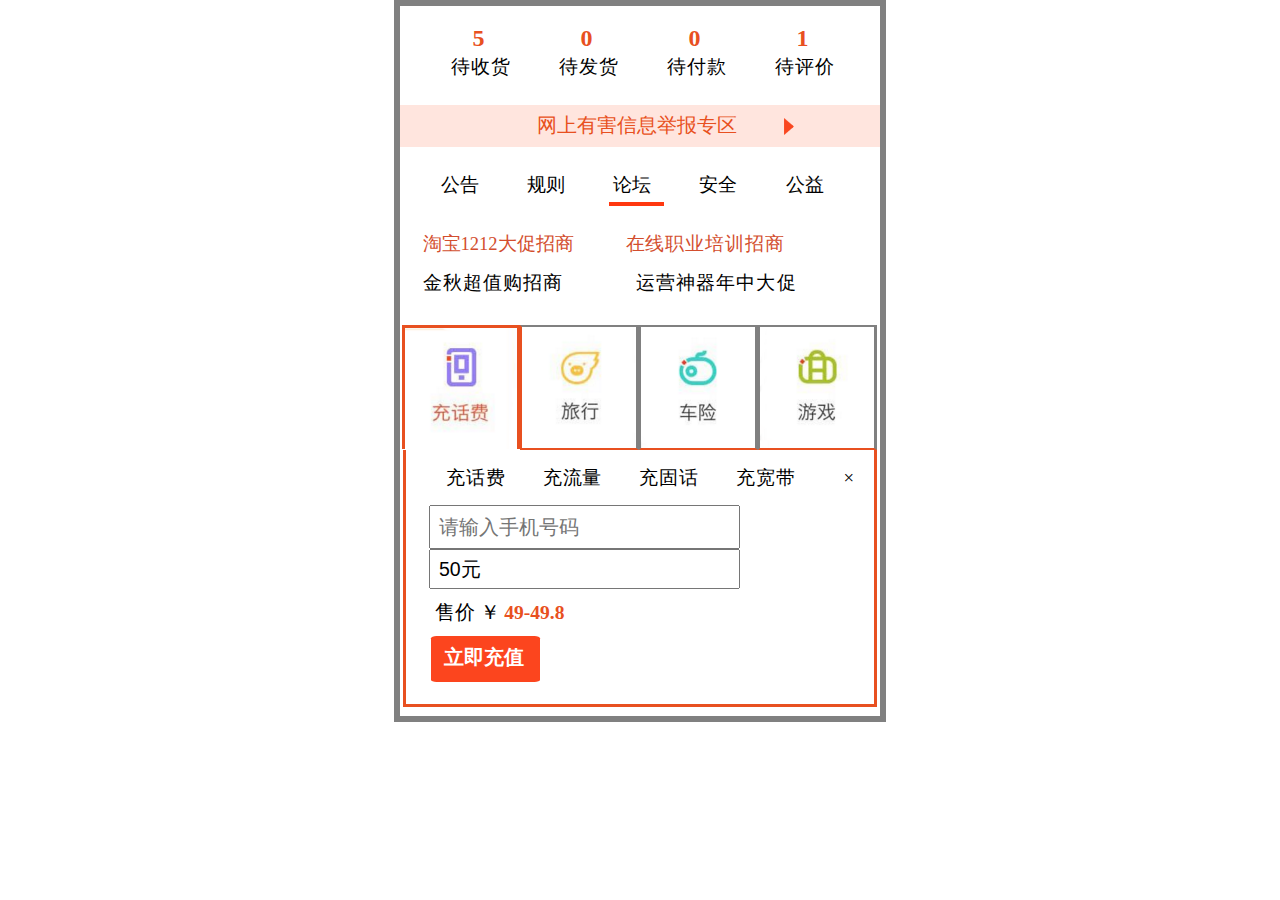
<file: 实验四/init.html>
<!DOCTYPE html>
<html>
<head>
	<meta charset="utf-8">
	<meta http-equiv="X-UA-Compatible" content="IE=edge">
	<title></title>
	<link rel="stylesheet" href="init.css">
</head>
<body>
	<div class="allPane" >
		<div class="top_header">
			<div class="top_box">
				<div class="top_part_box">
					<span id="text1">5</span>
					<span id="text2">待收货</span>
				</div>
				<div class="top_part_box">
					<span id="text1">0</span>
					<span id="text2">待发货</span>
				</div>
				<div class="top_part_box">
					<span id="text1">0</span>
					<span id="text2">待付款</span>
				</div>
				<div class="top_part_box">
					<span id="text1">1</span>
					<span id="text2">待评价</span>
				</div>
			</div>
		</div>
		<div class="header">
			<span id="text3">网上有害信息举报专区</span>
			<span id="triangle">&nbsp;&nbsp;&nbsp;</span>
		</div>
		<div class="medium_up">
			<div class="medium_up_box">
				<span id="text4">公告</span>
				<span id="text4">规则</span>
				<span id="text4">论坛</span>
				<span id="text4">安全</span>
				<span id="text4">公益</span>
			</div>
			<hr color="#FF3810" size=4px>
		</div>
		<div class="medium_down">
			<div class="medium_down_box1">
				<span id="text5">淘宝1212大促招商</span>
				<span id="text5_1">在线职业培训招商</span>
			</div>
			<div class="medium_down_box2">
				<span id="text5">金秋超值购招商</span>
				<span id="text5_1">运营神器年中大促</span>
			</div>
		</div>
		<div class="main">
			<div class="main_up">
				<div class="main_up_box" id="main_up_box1">
					
				</div>
				<div class="main_up_box" id="main_up_box2">
					
				</div>
				<div class="main_up_box" id="main_up_box3">
					
				</div>
				<div class="main_up_box" id="main_up_box4">
					
				</div>
			</div>
			<div class="main_down">
				<div class="main_medium">
					<span id="main_medium_1">充话费</span>
					<span id="main_medium_2">充流量</span>
					<span id="main_medium_2">充固话</span>
					<span id="main_medium_2">充宽带</span>
					<span id="main_medium_2">&nbsp;&nbsp;×</span>
				</div>
				<div class="main_table">
					<input type="text" placeholder="请输入手机号码" class="input_text" id="input_text_1">
					<input type="text" value="50元" class="input_text" id="input_text_2">
				</div>
				<div class="main_bottom_1">
					<span id="text6">售价&nbsp;￥</span>
					<span id="text7">49-49.8</span>
				</div>
				<div class="main_bottom_2">
					<div id="main_bottom_box">
						<span>立即充值</span>
					</div>
				</div>
			</div>
		</div>
	</div>
</body>
</html>
</file>
<file: 实验七/css/init.css>
html,body{
	width:100%;
	height:100%;
	min-width: 1000px;
	min-height: 500px;
}
body{
	font-family: "ヒラギノ角ゴ Pro W3", "Hiragino Kaku Gothic Pro", Osaka, "ＭＳ Ｐゴシック", "MS P Gothic", sans-serif;
}
.g-main{
	width:834.3px;
	height:70%;
	margin:0 auto;
	padding-top:5%;
	padding-bottom:5%;
}
hr{
	border-top: 4px solid #2589c2;
}
.m-header h3{
	background-color:#2589c2;
	color:white;
	text-align: center;
	font-size: 1.3em;
}
.m-header .ui-grid-1{
	margin-right:0;
	margin-bottom:0;
}
.m-header .ui-grid-2{
	margin-bottom:0;
}
.font-box{
	background-color: #f76f49;
    border-radius: 2px;
    color: #fff;
    display: inline-block;
    float: left;
    height: 20px;
    line-height: 20px;
    text-align: center;
    width: 20px;
    font-size: 1.3em;
}
.date-box{
	margin-top:-2px;
	color: #3F5DD0;
	border: 1px solid #b2b2b2;
	float: right;
	text-align: center;
	background-color: #F8F8F8;
	font-size:1em;
}
.date-box span::before{
	content: "";
	display: inline-block;
	background-image: url(../img/battery-icon.png);
	width:20px;
	height:12px;
	background-size:contain;
	background-repeat: no-repeat;
}
.m-top{
	background-color:#FBFCFC;
	padding:0px 10px 0px 10px;
	border:1px solid lightgrey;
	border-top-width: 0px;
}
.m-top-date{
	color:#F20000;
	font-size:1.3em;
	font-weight: bold;
}
.m-top .ui-grid-5 span,.m-top-needTime,.m-top-takeTime{
	font-size: 1.1em;
}
.m-top .ui-grid-5 span:nth-child(2),.m-top-needTime span:nth-child(2),.m-top-change span:nth-child(2){
	color:#F20000;
	font-weight: bold;
}
.m-top-takeTime>span:nth-child(2){
	font-weight:bold;
}
.m-topp{
	background-color:#FFFBDE;
	margin-right:0px;
	border:1px solid lightgrey;
	border-top-width: 0px;
	padding-top:5px;
	margin-bottom:7px;
}
.m-topp span{
	text-align: center;
	text-decoration: underline;
	color:blue;
}
.m-topp .ui-grid-2{
	float:right;
}
#text-icon::before{
	content: "";
	display: inline-block;
	background-image: url(../img/text-icon.png);
	width:12px;
	height:12px;
	background-size:contain;
	background-repeat: no-repeat;
}
#print-icon::before{
	content: "";
	display: inline-block;
	background-image: url(../img/print-icon.png);
	width:12px;
	height:12px;
	background-size:contain;
	background-repeat: no-repeat;
}
.mav{
	margin-bottom:0px;
}
.m-nav>.ui-grid-10,.m-nav>.ui-grid-3{
	border-right:1px solid white;
	background-color:#C9DDE9;
	margin-right:0px;
	font-size: 1.1em;
	text-align: center;	
	margin-bottom:0px;
}
.train-1{
	background-color:#F2F2F2;
	margin:0px 0px 0px 0px;
	border:1px solid lightgrey;
	border-top-width: 0px;
}
.train-1>.ui-grid-7{
	font-size:1.3em;	
	text-align: center;
	margin-bottom:0px;
}
.train-1>.ui-grid-7>span>strong::before{
	content: "";
	display: inline-block;
	background-image: url(../img/snow-icon.png);
	width:12px;
	height:12px;
	background-size:contain;
	background-repeat: no-repeat;
}
.train-1>.ui-grid-7>span::before{
	content: "";
	display: inline-block;
	background-image: url(../img/sun-icon.png);
	width:12px;
	height:12px;
	background-size:contain;
	background-repeat: no-repeat;
}
.train-1>.ui-grid-2{
	float:right;
	font-size: 1em;
	text-decoration: underline;
	margin-bottom:0px;
	text-align: center;
	color:#0028C2;
}
.info-1{
	margin-right:0px;
	margin-bottom:0px;
	height:39.91px;
}
.info-1>.ui-grid-3>span{
	display: block;
}
.info-1>.ui-grid-3>span:nth-child(2){
	font-weight: normal;
}
.info-1>.ui-grid-2{
	color:#B2761E;
	font-size: 1.5em;
	font-weight: bolder;
	text-align: center;
	padding-top:10px;
	padding-bottom:3px;
	border-left:2px solid #7DC8DA;
}
.info-1>.ui-grid-2>span::before{
	content: "";
	display: inline-block;
	background-image: url(../img/bus-icon.png);
	width:12px;
	height:12px;
	background-size:contain;
	background-repeat: no-repeat;
}
.info-1>.ui-grid-4{
	padding-top:5px;
	color:#036BA7;
	font-weight: bold;
}
.info-1>.ui-grid-1{
	border-right:1px solid lightgrey;
	padding-right:3px;
	height:100%;
	margin-right: 0px;
}
.info-1>.ui-grid-3{
	border-right:1px solid lightgrey;
	padding-top:10px;
	height:29.91px;
	width:110px;
	margin-right:0px;
	text-align: center;
	font-weight: bold;
}
.info-1>.ui-grid-3:nth-child(1){
	padding-top:5px;
	text-align: center;
	border-right:2px solid #7DC8DA;
	margin-right:3px;
	height:auto;
}
.info-1>.ui-grid-2,.info-1>.ui-grid-3,.info-1>.ui-grid-4,.info-1>.ui-grid-1{
	margin-bottom:0px;
}
.train-2{
	background-color:#F2F2F2;
	padding-top:10px;
	margin-right:0px;
	border:1px solid lightgrey;
}
.train-2>.ui-grid-3,.train-2>.ui-grid-7{
	margin-right:0px;
}
.train-2>.ui-grid-7{
	margin-left:10px;
}
.train-2>.ui-grid-3{
	text-align: center;
	font-weight: bold;
}
.train2-address>span{
	font-weight: bolder;
	font-size: 1.3em;
}
.train2-address>span::before{
	content: "";
	display: inline-block;
	background-image: url(../img/snow-icon.png);
	width:12px;
	height:12px;
	background-size:contain;
	background-repeat: no-repeat;
}
.train-2>.ui-grid-5{
	float:right;
	margin-bottom: 0px;
}
.train-2>.ui-grid-5>span{
	float:right;
	color:#0028C2;
	text-decoration: underline;
	margin-right: 7px;
}
.info-2>.ui-grid-2{
	color:#039BFF;
}
.info-2>.ui-grid-2>span::before{
	content: "";
	display: inline-block;
	background-image: url(../img/train-icon.png);
	width:12px;
	height:12px;
	background-size:contain;
	background-repeat: no-repeat;
}
.info-2>.ui-grid-3:nth-child(8){
	margin-right: 0px;
	border-width: 0px;
}
.info-2>.ui-grid-3:nth-child(7){
	padding-top:3px;
}
.info-2>.ui-grid-4>span{
	display: block;
}
.info-2>.ui-grid-4>span:nth-child(1){
	text-decoration: underline;
}
.info-2>.ui-grid-4>span:nth-child(2){
	background-color: #00469A;
	color:white;
	border-radius:5px;
	text-indent: 4px;

}
.train-3{
	background-color:#F2F2F2;
	margin:0px 0px 0px 0px;
	border:1px solid lightgrey;
}
.train-3>.ui-grid-10{
	font-size:1.3em;	
	text-indent:80px;
	margin-bottom:0px;
	margin-right:0px;
	padding-top:5px;
}
.train-3>.ui-grid-10>span>strong::before{
	content: "";
	display: inline-block;
	background-image: url(../img/snow-icon.png);
	width:15px;
	height:12px;
	background-size:contain;
	background-repeat: no-repeat;
}
.train-3>.ui-grid-10>span::before{
	content: "";
	display: inline-block;
	background-image: url(../img/cloudy-icon.png);
	width:20px;
	height:12px;
	background-size:contain;
	background-repeat: no-repeat;
}
.train-3>.ui-grid-3{
	padding-top:10px;
	text-align: center;
	font-weight: bold;
}
.train-3>.ui-grid-4{
	float:right;
	margin-bottom: 0px;
}
.train-3>.ui-grid-4>span{
	float:right;
	color:#0028C2;
	text-decoration: underline;
	margin-right: 7px;
}
</file>
<file: 实验十一/css/init.css>
@media screen and (min-width:0px){
	html{
		min-width: 320px;
		font-size:12px;
	}
}

@media screen and (min-width:320px){
	html{
		font-size:12px;
	}
}

@media screen and (min-width:640px){
	html{
		font-size:14px;
	}
}

@media screen and (min-width:980px){
	html{
		font-size:16px;
	}
}

html,body{
	width:100%;
	max-width:1200px;
	min-width:321px;
	margin:0 auto;
	/*overflow-x: hidden;*/
}
li{
	list-style-type: none;
	width:90%;
}

p{
	padding:10px 0;
}

.fn-ft-2{
	font-size:1.2rem;
}
.fn-cl{
	color:transparent;
}
.ft-blue{
	color:#1473E6;
}
.mg-top{
	margin-top:20px;
}
.mg-bottom{
	margin-bottom:20px;
}

.bd-top{
	z-index:2;
	display: none;
	opacity: 0;
	position:fixed;
	top:0;
	background-color:white;
}
.nav-list{
	width:100%;
	max-width:1200px;
	display: flex;
	justify-content: space-between;
	align-items: center;
	padding:10px;
}
.nav-st-box{
	width:60px;
	height:60px;
	background-color: transparent;
	border: 0px;
}
#st-icon{
	width:32px;
}
.alogo{
	width:30px;
	height:30px;
	background-image: url(../img/logo.png);
	background-repeat: no-repeat;
	background-size: contain;
}
.signIn{
	padding:10px;
}
.navPane{
	position: absolute;
	top:80px;
	left:0px;
	right:0px;
	margin:0 auto;
	display: none;
	flex-direction: column;
	width:100%;
	background-color: white;
}
.sch-box{
	width:90%;
	padding:10px 10px 5px 10px;
	border:2px solid rgb(133, 133, 133);
	align-self:center;
	border-radius:10px;
	display: flex;
	justify-content: space-between;
}
.sch-box>input{
	width:90%;
	outline:none;
	border:0px;
}
.fed-navList{
	display: flex;
	flex-direction: column;
}
.fed-navList>li{
	padding:15px 0px;
	width:95%;
	display: flex;
	justify-content: space-between;
	font-weight: bold;
}
.mainImg>img{
	max-width: 100%;
	margin:0 auto;
}
.mainImg{
	width:100%;
}

/*-----------------*/
.g-main{
	width:90%;
	height:auto;
	padding:50px 0;
	margin:50px auto;
}
.bbox{
	background-color: #1473E6;
	width:auto;
	padding:10px;
	border-radius:10px;
	color:white;
}
.mediumPane{
	padding:10px;
	display: flex;
	flex-direction: column;
	justify-content: center;
	align-items: center;
}
.mediumPane>span{
	white-space: nowrap;
	margin:0 10px;
}
.row-p{
	width:60%;
	display:flex;
}
.imgPane{
	width:100%;
	height:auto;
}
.imgBox{
	width:100%;
	height:500px;
}

.jstHt{
	width:100%;
	height:100%;
	background-size:cover;
	background-repeat:no-repeat;
	background-position:50% 50%;
	padding:20px;
	color:white;
}
.imgPane>div{
	margin:40px 0;
}
#img1_1>.jstHt{
	background-image:url("../img/img1_1.png");
}
#img1_2>.jstHt{
	background-image:url("../img/img1_2.png");
}
#img1_3>.jstHt{
	color:black;
	background-image:url("../img/img1_3.png");
}
#img1_4>.jstHt{
	color:black;
	background-image:url("../img/img1_4.png");
}
#img2_1>.jstHt{
	color:black;
	background-image:url("../img/img2_1.png");
}
#img2_2>.jstHt{
	background-image:url("../img/img2_2.png");
}
#img3_1>.jstHt{
	color:black;
	background-image:url("../img/img3_1.png");
}
#img3_2>.jstHt{
	color:black;
	background-image:url("../img/img3_2.png");
}
.jstHt>p{
	padding:0px;
}

@media screen and (min-width:600px){
	.jstHt{
		background-position:59% 32%;
	}
}

@media screen and (min-width:1200px){
	.jstHt{
		background-position:97% 40%;
	}
}

.textP{
	display:flex;
	width:100%;
	height:auto;
	color:white;
	padding:20px;
}
.textBox>p{
	padding:0px;
}
.textBox>hr{
	opacity:0.6;
	background-color:white;
}
.cl-gr{
	background-color:#2A9D8F;
}
.cl-purp{
	background-color:#4B1640;
}

.footernav{
	width:100%;
	height:auto;
	margin:0px auto;
	padding:10px 25px;
	background-color: #FAFAFA;
}
.footernav-link-row{
	display:flex;
	justify-content:space-between;
}
.footernav-navList{
	display:none;
	flex-direction:column;
	padding:20px 0px;
}
.footernav-navList>p{
	margin-bottom:0px;
	padding:5px;
}
</file>
<file: 实验九/css/desktop.css>
body{
	width:100%;
	min-width:750px;
}
.g-main{
	width:100%;
	height:auto;
}
.g-nav{
	background-color: #008DEF;
	color:white;
	padding:7px;
	display: flex;
	justify-content: space-around;
	align-items: center;
}
.nav-ft{
	padding:10px;
	font-size:1.3em;
	text-align: center;
}
.nav-st{
	background-color: #0069B4;
	border-radius: 5px;
}
.nav-sch{
	line-height: 2em;
}
.nav-sch>div:nth-child(1){
	text-align: right;
}
.sch-box{
	background-color: white;
	color:black;
}
.sch-label{
	background-color: #E8E8E8;
	text-align: center;
}
.sch-box>span{
	float:right;
	display: flex;
    align-items: center;
    padding: .375rem .75rem;
    color:#A3A3A3;
}
.m-main{
	width:100%;
	margin:20px auto;
}
.top-box{
	display: flex;
	justify-content: center;
	align-items: center;
}
.top-box>div{
	width:100%;
	height:300px;
	background-color: grey;
}
.top-text{
	height:300px;
	background-color: #F4F4F4;
	display: flex;
	flex-direction: column;
    flex-wrap: wrap;
    align-content: space-around;
    justify-content: space-around;
    align-items: center;
}
.top-text>span:nth-child(2){
	width:80%;
	height:50px;
	background-color:#009DFF;
	border-radius:5px;
}
.top-text>hr{
	width:80%;
	border-top:2px dashed grey;
}
.top-num{
	display: flex;
	align-content: space-around;
    flex-wrap: wrap;
    justify-content: space-around;
    align-items: center;
}
.top-num>span{
	width:50%;
	padding:10px 0;
	text-align: center;
	color:#969DA3;
}
.top-num>span>strong{
	color:#779DD0;
}
.main-fi{
	margin-top:15px;
}
.lt-box{
	margin:0 auto;
}
.msg-box{
	display: flex;
	flex-direction: column;
    flex-wrap: wrap;
    justify-content: space-between;
    align-items: flex-start;
    padding:10px;
    height:200px;
}
.msg-box>p:nth-child(2){
	text-indent: 20px;
	word-break: break-all;
	color:#7D676A;
}
.t-fter{
	color:#AEAEAE;
	font-size: 0.9em;
}
.info-fi{
	height:200px;
	padding:10px;
	display: flex;
	flex-direction: column;
    align-content: flex-start;
    justify-content: space-between;
}
.gybox{
	width:100%;
	height:100px;
	background-color: grey;
	display:flex;
	justify-content: flex-start;
    align-items: flex-end;
    padding:5px 5px 5px 5px;
    overflow:hidden;
}
.info-se:nth-child(1){
	border-left:2px solid lightgrey;
}
.info-se{
	height:200px;
	padding:10px;
	display: flex;
	flex-direction: column;
    align-content: flex-start;
    justify-content: space-between;
    border-right:2px solid lightgrey;
    border-bottom:2px solid lightgrey;
}
.info-se>span:nth-child(2){
	padding:2px;
	width:20%;
	text-align: center;
	font-size: 1rem;
	color:white;
	border-radius: 2px;
	background-color: #FF7735;
}
.fn-bt{
	border-top:2px solid lightgrey;
}
.fn-br{
	border-right:2px solid lightgrey;
}
.fn-bb{
	border-bottom:2px solid lightgrey;
}
.fn-bl{
	border-left:2px solid lightgrey;
}
.play-icon{
	width:20px;
	height:20px;
	border:2px solid #EBEBEB;
	background-color:#323232;
	border-radius:10px;
	color:white;
	display:flex;
	justify-content: center;
    align-items: center;
    font-size:0.8em;
}
.info-fo{
	padding-top:10px;
	padding-bottom:10px;
}
.fo-text{
	display:flex;
}
.t-end{
	align-self:flex-end;
}
.t-right{
	float:right;
}
.info-fif{
	padding-top:15px;
	padding-bottom:15px;
	overflow:hidden;
	display: flex;
    flex-direction: column;
    border-bottom:3px solid #0092F1;
    margin-bottom:15px;
}
.t-wrap{
	word-break: break-all;
}
.t-grey{
	color:#7D676A;
}
.rt-gybox{
	width:100%;
	background-color: grey;
	display:flex;
	justify-content: flex-end;
    padding:25% 5px;
}
.box-lb{
	display:inline-block;
	background-color:#0092F1;
	font-size:0.5em;
	width:100px;
	height:20px;
	padding:2px;
	text-align:center;
	transform:rotate(45deg);
	margin-top:-27%;
	margin-right:-50px;
	color:white;
}
.fi-right>span{
	margin-left:-15px;
	margin-right:-15px;
}
.info-journal{
	padding:10px;
	border:2px solid lightgrey;
}
.jona-top>span>strong{
	color:#3F3030;
}
.jona-top>span:nth-child(1){
	color:#0097F2;
	font-weight:bold;
}
.jona-top>span{
	color:#7D676A;
}
.jona-top{
	padding:10px 0;
	border-bottom:2px dashed #7D676A;
	margin-bottom:20px;
}
.jona-box{
	margin:0 auto;
	width:60%;
	height:100px;
	background-color:grey;
	border:3px solid lightgrey;
	display:flex;
	justify-content:center;
	align-items: flex-end;
}
.jona-box>span{
	width:100%;
	height:30px;
	padding:5px;
	text-align:center;
	background-color:black;
	color:white;
}
</file>
<file: 实验九/css/phone.css>
body{
	width:100%;
	height:auto;
	overflow-x: hidden;
}
li{
	list-style-type: none;
}
.g-main{
	width: 375px;
	height:auto;
	margin:0 auto;
}
.g-header{
	background-color:#00C2AF;
	height:66.7px;
}
.g-header>.row{
	height:100%;
	display: flex;
}
.fn-flct{
	display: flex;
	justify-content: center;
	align-items: center;
	padding:0px;
}
.head-fi{
	color:white;
	font-size:1.3em;
}
.head-fi>span:after{
	content: "";
	display: inline-block;
	background-image: url(../img/arrow-icon.png);
	width:20px;
	height:9px;
	margin-left:2px;
	background-size:contain;
	background-repeat: no-repeat;
}
.sc-box{
	background-color:#00A595;
	display: flex;
	align-items: center;
	color:#00D9CC;
	width:100%;
	height:70%;
	border-radius: 10px;
	text-indent: 10px;
	font-size:1.2em;
}
.sc-box>span:before{
	content:"";
	display: inline-block;
	background-image: url(../img/sech-icon.png);
	background-size:contain;
	background-repeat: no-repeat;
	width:20px;
	height:15px;
}
.usna{
	display: flex;
	flex-direction: column;
    justify-content: center;
    align-items: center;
	padding: 0px;
	color:#E1FAF8;
	font-size:1.1em;
}
.usna>span:nth-child(1){
	width:25px;
	height:25px;
	background-image: url(../img/user-icon.png);
	background-size:contain;
	background-repeat: no-repeat;
}
.main-fi{
	height:200px;
	border-top:1px solid black;
	display: flex;
	flex-wrap: wrap;
    justify-content: space-around;
    align-content: space-around;
    align-items: center;
}
.cbox{
	width:25%;
	height:80px;
	display: flex;
	flex-direction: column;
    align-content: center;
    justify-content: space-between;
    align-items: center;
}
.cbox>li{
	width:50px;
	height:50px;
	border-radius: 30px;
}
.cbox:nth-child(1)>li{
	background-color: #FF8905;
}
.cbox:nth-child(2)>li{
	background-color: #FF6640;
}
.cbox:nth-child(3)>li{
	background-color: #7089F6;
}
.cbox:nth-child(4)>li{
	background-color: #FF8905;
}
.cbox:nth-child(5)>li{
	background-color: #00CDF0;
}
.cbox:nth-child(6)>li{
	background-color: #FFBB53;
}
.cbox:nth-child(7)>li{
	background-color: #00CDF0;
}
.cbox:nth-child(8)>li{
	background-color: #FF8905;
}
.spbl{
	width:100%;
	height:15px;
	background-color: #F1F0ED;
	border-bottom:2px solid #E4DED6;
	border-top:2px solid #E4DED6;
}
.main-se{
	width:100%;
	height:180px;
	line-height: 2.5em;
}
.se-left{
	margin-top:10px;
	border-right:2px solid #E4DED6;
}
.se-left-box{
	width:100%;
	height:100%;
	display: flex;
	flex-direction: column;
	justify-content: space-around;
}
.se-left-box>span:nth-child(1){
	color:#0DA805;
	font-weight: bold;
	font-size:1.3em;
}
.se-left-box>span:nth-child(2),.se-top-text>span:nth-child(2),.se-right>span:nth-child(2){
	color:#949494;
	font-size:1.1em;
}
.se-left-box>span:nth-child(3){
	width:90px;
	height:90px;
	background-color: #666666;
	border:2px solid #A9A9A9;
}
.se-top-text{
	margin:10px 0 0px 0;
	height:100%;
	display: flex;
	flex-direction: column;
	justify-content: space-around; 
}
.se-top-text>span:nth-child(1){
	color:#FF460C;
	font-weight: bold;
	font-size:1.3em;
}
.se-top-box{
	margin-top:10px;
	display: flex;
	justify-content: center;
}
.se-top-box>span{
	width:60px;
	height:60px;
	background-color: #666666;
	border:2px solid #A9A9A9;
}
.se-bottom{
	margin-top:10px;
}
.se-bottom>span:nth-child(1){
	color:#FF40A4;
	font-weight: bold;
	font-size:1.3em;
}
.se-bottom>span:nth-child(2){
	display: block;
	margin-left:30%;
	width:45px;
	height:45px;
	background-color: #666666;
	border:2px solid #A9A9A9;
}
.se-right{
	line-height: 1.9em;
	margin-top:10px;
}
.se-right>span:nth-child(1){
	color:#FF8700;
	font-weight: bold;
	font-size:1.3em;
}
.clock{
	padding:2px 5px 2px 5px;
	background-color: #4B4B4B;
	color:white;
	border-radius:5px;
}
.main-se>.row>.col-xs-8>.row:nth-child(2){
	border-top:2px solid #E4DED6;
}
.se-bottom{
	border-right:2px solid #E4DED6;
}
.th-left{
	line-height:2em;
	padding-top:10px;
	border-right:2px solid #E4DED6;
}
.th-left>div{
	float:left;
	display: flex;
	flex-direction: column;
	justify-content: space-around;
}
.th-left>div>span:nth-child(1){
	margin-top:10px;
	color:#FF6C47;
	font-weight: bold;
	font-size:1.3em;
}
.th-left>div>span:nth-child(2){
	color:#949494;
	font-size:1.1em;
}
.th-left>span{
	float:right;
	width:50px;
	height:50px;
	background-color: #666666;
	border:2px solid #A9A9A9;
}
.th-right{
	line-height:2em;
	padding-top:10px;
}
.th-right>div{
	float:left;
	display: flex;
	flex-direction: column;
	justify-content: space-around;
}
.th-right>div>span:nth-child(1){
	margin-top:10px;
	color:#FF9D00;
	font-weight: bold;
	font-size:1.3em;
}
.th-right>div>span:nth-child(2){
	color:#949494;
	font-size:1.1em;
}
.th-right>span{
	float:right;
	width:50px;
	height:50px;
	background-color: #666666;
	border:2px solid #A9A9A9;
}
.fo-top{
	font-size:1.4em;
	padding-top:10px;
	padding-bottom:10px;
}
.main-fo>hr{
	border-bottom:2px solid #E4DED6;
	border-top:0px;
	margin:0px;
}
.fo-fi,.fo-se{
	padding-top:10px;
	padding-bottom:10px;
}
.fo-fi-lt>span:nth-child(1){
	display: inline-block;
	width:90px;
	height:90px;
	background-color: #666666;
	border:2px solid #A9A9A9;
	overflow:hidden;
}
.fo-fi-lt>span>div{
	background-color:#00C2AF;
	transform:rotate(-45deg);
	color:white;
	font-size:0.4em;
	width:70px;
	text-align:center;
	padding:1px;
	margin-top:7px;
	margin-left:-20px;
}
.fo-fi-md>span:nth-child(1){
	color:#404040;
	display: block;
	font-size:1.3em;
}
.fo-fi-md>span:nth-child(2){
	color:#949494;
	display: block;
	font-size:1.1em;
}
.fo-fi-md>span:nth-child(3){
	display: block;
	float:left;
	margin-top:10px;
	color:#00C2AF;
	font-size: 1.5em;
	font-weight: bold;
}
.fo-fi-md>span:nth-child(4){
	float:left;
	margin-top:10px;
	margin-left:10px;
	padding:2px 2px 2px 2px;
	border:2px solid #FF9B04;
	border-radius: 5px;
	color:#FF9B04;
}
.fo-fi-md>span:nth-child(5){
	float:right;
	margin-top:20px;
	color:#676767;
}
.fo-se-md>span:nth-child(1){
	color:#404040;
	display: block;
	font-size:1.3em;
}
.fo-se-md>span:nth-child(2){
	color:#949494;
	display: block;
	font-size:1.1em;
}
.fo-se-md>span:nth-child(3){
	display: block;
	float:left;
	margin-top:10px;
	color:#00C2AF;
	font-size: 1.5em;
	font-weight: bold;
}
.fo-se-md>span:nth-child(4){
	float:left;
	margin-top:20px;
	margin-left:10px;
	font-size:0.9em;
}
.fo-se-md>span:nth-child(5){
	float:right;
	margin-top:20px;
	color:#676767;
}
.fo-se-lt>span{
	display: block;
	width:90px;
	height:90px;
	background-color: #666666;
	border:2px solid #A9A9A9;
}
.fo-se-md,.fo-fi-md{
	padding-left:0px;
}
.main-fif{
	background-color:#8FC6EA;
	padding-top:15px;
	padding-bottom:15px;
}
.main-fif>span:nth-child(1){
	color:#00B3D1;
	font-size:1.3em;
	font-weight:bold;
}
.main-fif>span:nth-child(2){
	color:#00B3D1;
	font-weight:bold;
	font-size:1.5em;
	float:right;
}
</file>
<file: 实验二/init.css>
@font-face {
  font-family: 'medium-sans-serif-font';
  font-weight: 400;
  font-style: normal;
  src: url('[data-uri]') format('woff');
  unicode-range: U+0-7F,U+A0,U+200A,U+2014,U+2018,U+2019,U+201C,U+201D,U+2022,U+2026;
}

html,body{
	width: 100%;
	height: 100%;
}
body {
	margin: 0;
	padding: 0;
	left:2%;
	font-family: 'medium-sans-serif-font';
	letter-spacing: 0.05vw;
	overflow: hidden;

	 /*background-image: url(img1.png);
	 	background-size: contain;
	 	background-repeat: no-repeat;
	 	background-attachment:fixed;   
		opacity:0.57; */
}
.line1{
	width: 100%;
	height:6.2%;
	margin-left: 3.49%;
	margin-top: 1.3%; 
	/* margin-bottom: 1.3%; */
	font-size:1.415vw;
	opacity:0.57; 
}
.line1 strong{
	margin-right: 1.2%;
}
.line1 span{
	margin-right: 1.75%;
	margin-left: 0%;
	margin-bottom: 5%;
}
hr{
	opacity: 0.5;
	width: 100%;
	margin:0;
}
.container{
	margin:0;
	width: 100%;
	height:96.5%;
}
#container span{
	margin-left: 5%;
}
#mainleft{
	width:68%;
	height:100%;
	float:left;
}
#mainleft_textPane{
	width: 61.861%;
	height: 100%;
	float: left;
}
#mainleft_rightImg{
	width:38.139%;
	height: 100%;
	float:left;
	/*background-color: purple;*/
	background-image: url(leftmain1.jpg);
	background-repeat: no-repeat;
	background-size: contain;
}
#topleft{
	width:100%;
	height:33.3%;
	/*background-color: aqua; */
	float: left;
}
#mediumleft{
	width:100%;
	height:33.3%;
	/*background-color: lightgreen;*/
	float: left;
}
#bottomleft{
	width:100%;
	height:33.3%;
	/*background-color: lightpink;*/
	float: left;
}
#mainright{
	width:32%;
	height:100%;
	/* background-color: yellow; */
	float: left;
}
#text_1{
	margin-left: 7.2%;
	margin-top: 4.4%; 
	display: block;
	font-size: 1.346vw;
	opacity:0.57; 
}
#text_2{
	margin-left: 7.3%;
	margin-top:0.375%;
	display: block;
	font-size: 2.04vw;
	font-weight: 1000;
	letter-spacing: 0.047vw;
	opacity:1; 
}
#text_3{
	display: block;
	margin-left: 7.15%;
	margin-top:1%;
	font-size: 1.438vw;
	letter-spacing: 0.005vw;
	opacity:0.6; 
}
#text_4{
	display: block;
	margin-left: 7.3%;
	margin-top:3%;
	font-size: 1.33vw;
	letter-spacing: 0.012vw;
	opacity:1; 
}
#text_5{
	display: block;
	margin-left: 7.15%;
	margin-top:0%;
	font-size: 1.35vw;
	letter-spacing: 0vw;
	word-spacing: 0.105vw;
	opacity:0.6; 
}
#mediumleft #text_1{
	margin-top: 3.5%; 
	font-size: 1.338vw;
}
#mediumleft #text_5{
	word-spacing: 0.095vw;
	font-size: 1.345vw;
}
#bottomleft #text_1{
	/* margin-left: 4.43%; */
	margin-top: 2.8%; 
}
#bottomleft #text_5{
	margin-top:0%;
	word-spacing: 0.115vw;
	font-size: 1.335vw;
}

/* ------------------------------------- */
#rightHead{
	width: 100%;
	height: 18.3%;
	/*background-color: lightblue;*/
}
#rightText_1{
	margin-left:5.8%;
	display: block;
	padding-top: 14.8%;
	font-size: 1.95vw;
	font-weight: bold;
	letter-spacing: 0.085vw;
	word-spacing: 0vw;
}
#mainright hr{
	width:74.5%;
	margin-left: 5.8%;
}
#rightMain{
	width: 100%;
	height: 81.7%;
}
#rightMain_top{
	width: 100%;
	height: 33.333%;
	/*background-color: lightgreen;*/
}
#rightMain_medium{
	width: 100%;
	height: 32%;
	/*background-color: yellow;*/
}
#rightMain_bottom{
	width: 100%;
	height: 34.666%;
	/*background-color: lightpink;*/
}
#leftPart{
	width: 17.7%;
	height: 100%;
	opacity:0.5;
	float: left;
	/*background-color: aqua; */
}
#rightPart{
	width:82.3%;
	height: 100%;
	float: left;
}
#leftPart span{
	font-size: 3vw;
	opacity: 0.4;
}
#rightMain_top #leftPart span{
	display: block;
	margin-left: 32%;
	margin-top: 40%;
}
#rightMain_medium #leftPart span{
	display: block;
	margin-left: 32%;
	margin-top: 20%;
}
#rightMain_bottom #leftPart span{
	display: block;
	margin-left: 32%;
	margin-top: 5%;
}
#rightPart{
	width:62%;
	margin-left: 0.9%;
	/*background-color: purple;*/
}
#text_6{
	display: block;
	font-size: 1.51vw;
	margin-top: 14.8%;
	font-weight: bold;
	letter-spacing: 0.053vw;
}
#rightMain_medium #text_6{
	margin-top: 8.268%;
	margin-left: 1%;
	word-spacing:-0.1vw;
	letter-spacing: 0.06vw;
}
#rightMain_bottom #text_6{
	margin-top: 4.5%;
	margin-left: 0.8%;
	word-spacing: -0.02vw;
}
#text_7{
	display: block;
	font-size: 1.3vw;
	margin-top:2.4%;
	margin-left: -0.3%;
	letter-spacing: 0.038vw;
	word-spacing: -0.1vw;
	opacity: 1;
}
#rightMain_medium #text_7{
	margin-left: 1%;
}
#rightMain_bottom #text_7{
	margin-left: 0.8%;
	margin-top: 3%;
	word-spacing: -0.08vw;
}
#text_8{
	display: block;
	font-size: 1.28vw;
	margin-left: -0.3%;
	letter-spacing: 0.038vw;
	word-spacing: 0vw;
	opacity: 0.6;
}
#rightMain_medium #text_8{
	margin-left: 1%;
	margin-top: 0.5%;	
}
#rightMain_bottom #text_8{
	margin-left: 0.8%;
}
</file>
<file: 实验五/css/init.css>
html,body{
	height:100%;
	width:100%;
	min-width: 1252px;
	min-height:1204px;
}
body{
	min-width: 1252px;
	min-height:1204px;
	height:100%;
	overflow: scroll;
	background-repeat: no-repeat;
	background-size:contain;
	background-position: center;
	margin:0 auto;
	font-family: 'NotoSansCJKjp bold';
}
.main-pain{
	width:1252px;
	margin:0 auto;
	height:inherit;
}
.header{
	width:100%;
	height:33%;
}
.header-left{
	width:50%;
	height:100%;
	float:left;
}
.header-right{
	width:50%;
	height:100%;
	float:left;
}
.header-right-top{
	width:100%;
	height:33%;
	margin-top:0;
}
.header-right-top h2{
	margin-top:0;
	margin-left:6%;
	padding-top:10.1%;
	font-size: 1.4em;
}
.header-right-top hr{
	width:7.8%;
	height:2.4%;
	margin-left:6.42%;
	margin-top:3.3%;
	background-color: #005FA8;
	border: 0px;
}
.header-right-medium{
	width:100%;
	height:40%;
}
.header-right-medium p{
	word-wrap:break-word;
	margin-left:6.3%;
	padding-top:3.1%;
	letter-spacing: 0em;
	width:73%;
	line-height: 1.9em;
	font-size:1.05em;
	font-weight:bold;
	margin-top:0;
	margin-bottom: 0;
}
.header-right-bottom{
	width:100%;
	height:27%;
}
.nav-box{
	background-color: #005FA8;
	border-radius: 5px;
	background-image: url(../img/box.png);
	background-repeat: no-repeat;
	background-position: 90% 50%;
	cursor:pointer;
}
.header-right .nav-box{
	margin-top:2.8%;
	margin-left:6.5%;
	width:32%;
	height:10.5%;
}
.header-right .nav-box span{
	display: inline-block;
	padding-top: 5%;
	padding-left: 10%;
	font-size:0.9em;
	font-weight: bold;
	color:white;
}
.header-right-bottom span{
	display: inline-block;
	border-radius:2px;
}
.header-left img{
	width:78.1%;
	height:80.5%;
	margin-top:7.9%;
	margin-left:20.2%;
}
.main{
	width:100%;
	height:32%;
}
.main-top{
	width:80%;
	height:28%;
	margin:0 auto;
	border-bottom:2px solid grey;
}
.main-top-left{
	width:10%;
	height:100%;
	float:left;
}
.main-top-left-text{
	display: inline-block;
}
.main-top-left-text:nth-child(1){
	font-family: 'Arial Bold';
	font-size:1.9em;
	letter-spacing: 0.05em;
	margin-top:40%;
}
.main-top-left-text:nth-child(2){
	content: "";
	margin-left: 10%;
	border-left: 4px solid #0068b1;
	height: 17%;
	margin-top:-12%;
	display: inline-block;
	vertical-align: middle;
}
.main-top-medium{
	width:70%;
	height:100%;
	float:left;
}
.main-top-medium-text{
	margin-left:1.7%;
	margin-top:6.7%;
	display: inline-block;
	font-size:1.17em;
	font-weight: bold;
}
.main-top-right{
	width:20%;
	height:100%;
	float:left;
}
.main-top-right .nav-box{
	margin-top:21.5%;
	margin-left:25%;
	width:75%;
	height:33%;
}
.main-top-right .nav-box span{
	display: inline-block;
	font-size:0.9em;
	font-weight: bold;
	margin-top:5%;
	margin-left:25%;
	color:white;
}
.main-body{
	width:80%;
	height:72%;
	margin:0 auto;
	
}
.main-body-box{
	width:100%;
	height:31%;
	border-bottom:2px solid #F0F0F0;
}
.main-body-box:nth-child(1){
	margin-top:1%;
}
.main-body-left{
	float:left;
	width:10%;
	height:100%;
}
.main-body-dateFormat{
	display: inline-block;
	margin-top: 35%;
	font-size: 0.9em;
}
.main-body-medium{
	float:left;
	width:13%;
	height:100%;
}
.main-body-medium-box{
	width:85%;
	height:31%;
	border-radius: 15px;
	background-color: #009ee2;
	margin-top:23%;
	margin-left:9%;
}
.main-body-medium-text{
	display: inline-block;
	font-size:0.8em;
	font-weight: bold;
	color:white;
	margin-top:4%;
	margin-left: 38%;
}
#main-body-medium-box1{
	background-color: #5aad73
}
#main-body-medium-box1 span{
	margin-left: 20%;
}
.main-body-right{
	float:left;
	margin-left:1%;
	width:70%;
	height:100%;
}
.main-body-right span{
	display: inline-block;
	margin-top:5%;
	margin-left:0.3%;
	font-size:0.9em;
	font-weight: bold;
	letter-spacing: 0.15em;
	text-decoration: underline;
}
.footer{
	width:100%;
	height:35%;
	background: url(../img/bg_contact_pattern.jpg);
}
.footer-left{
	width:50%;
	height:100%;
	float: left;
}
.footer-left h3{
	font-size: 1.3em;
	width:80%;
	margin-left:10%;
	margin-top:1.6%;
	margin-bottom:4%;
	letter-spacing: 0.1em;
	display: inline-block;
}
.footer-left h3:before{
	content: "";
    width: 6px;
    height: 32px;
    left:-10px;
    top:12.5px;
    background: #004897;
    display: inline-block;
	position:relative;
}
.footer-left-box{
	margin-left:8%;
	width:86%;
	height:66%;
	border:2px solid #e2e2e2;
	padding-top:6.0%;
	vertical-align: baseline;
	text-align: center;
	background-color: #fff;
}
.footer-left-box h4{
	margin-top:0;
	margin-bottom:1.7%;
	font-size: 1.37em;
	letter-spacing: 0.03em;
}
.footer-left-box h1{
	margin-top:0;
	margin-bottom:2.5%;
	font-size:2.7em;
	letter-spacing: 0.01em;
	font-family: 'Arial Bold';
    color: #0068b1;
}
.footer-left-box p{
	font-weight: bold;
	letter-spacing: 0.03em;
	line-height: 1.8em;
	margin-bottom:3.5%;
}
.footer-left-box h2{
	border-top:1px solid #e2e2e2;
	margin:0 auto;
	width:80%;
	margin-top:0;
	font-size:1.1em;
	padding-top:4.3%;
	letter-spacing: 0.15em;
	color: #0068b1;
}
.footer-right{
	float:left;
	width:50%;
	height:100%;
}
.footer-right h3{
	font-size: 1.3em;
	width:8.7%;
	margin-left:7.4%;
	margin-top:1.7%;
	margin-bottom:4%;
	display: inline-block;
}
.footer-right h3:before{
	content: "";
    width: 6px;
    height: 32px;
    left:-10px;
    top:12.5px;
    background: #004897;
    display: inline-block;
	position:relative;
}
.footer-right span{
	font-size: 1.3em;
	font-weight: bold;
	margin-left:-0.8%;
	letter-spacing: 0.1em;
}
.footer-right-box{
	margin-left:5.5%;
	width:86%;
	height:66%;
	border:2px solid #e2e2e2;
	padding-top:6.0%;
	vertical-align: baseline;
	text-align: center;
	background-color: #fff;
}
.footer-right-box-bbox{
	width:80%;
	height:25%;
	margin:0 auto;
	margin-top:6%;
	border-radius: 5px;
	box-shadow: 1px 1px 0px 1px #02395f;
	background-color: #0068b1;
	cursor: pointer;
}
.footer-right-box-bbox span{
	display: inline-block;
	letter-spacing:0;
	font-size: 1.23em;
	margin-top:5%;
	margin-left:5%;
	letter-spacing: 0.05em;
	color: #fff;
}
.footer-right-box-bbox span::before{
	content:url(../img/mail.png);
	position: relative;
	left:-10px;
	top:7px;
}
.footer-right-box-bbox span::after{
	content:url(../img/box.png);
	position: relative;
	left:34px;
}
.footer-right-box p{
	padding-top: 1.5%;
	font-size: 1.05em;
	line-height: 1.64em;
	font-weight: bold;
}
</file>
<file: 实验八/css/init.css>
html,body{
	width:98%;
	height:98%;
	min-width: 700px;
	min-height: 600px;
}
html{
	overflow: scroll;
}
.g-main{
	width:100%;
	height:100%;
	margin:0 auto;
}
.g-left{
	width:600px;
	height:auto;
	float:left;
	margin-right:50px;
}
.g-fiwk{
	width:600px;
	height:250px;
	margin-bottom: 150px;
	display:flex;
	flex-wrap: wrap;
	justify-content: space-around;
	align-content: space-around;
}
.fn-fontft{
	font-size:1.5em;
	display: flex;
	flex-direction: column;
	justify-content: center;
	text-align: center;
	color:grey;
	user-select: none;
}
.m-box{
	width:100px;
	height:100px;
	margin:5px 5px 5px 5px;
	border:2px solid grey;
}
.m-box:nth-child(1){
	background-color: lightblue;
}
.m-box:nth-child(2){
	background-color: lightgreen;
}
.m-box:nth-child(3){
	background-color: purple;
}
.m-box:nth-child(4){
	background-color: #FFF59E;
}
.m-box:nth-child(5){
	background-color: #F6AB49;
}
.m-box:nth-child(6){
	background-color: #B2F649;
}
.m-box:nth-child(7){
	background-color: #9DF5B2;
}
.m-box:nth-child(8){
	background-color: #79F9CF;
}
.m-box:nth-child(9){
	background-color: #79BEF9;
}
.m-box:nth-child(10){
	background-color: #D379F9;
}
.st-box{
	position: absolute;
	width:300px;
	height:300px;
	margin:0 auto;
	top:20px;
	background-color: lightgrey;
	border:30px solid white;
	outline:2px solid black;
	z-index: 2;
	display: none;
}
.g-sewk{
	width:600px;
	height:400px;
}
.m-nav{
	width:50%;
	height:15%;
}
.nav-box{
	width:30%;
	height:100%;
	float:left;
	border:2px solid grey;
	border-bottom-width: 0px;
	cursor:pointer;
}
.nav-box:nth-child(2),.nav-box:nth-child(3){
	border-left-width: 0;
}
.nav-box:hover{
	background-color: lightblue;
}
.nav-box:active{
	opacity: 80%;
}
.m-semain{
	width:100%;
	height:60%;
	margin-top:2px;
	border:2px solid grey;
}
.m-semain>span{
	font-size:5em;
}
.g-thwk{
	width:600px;
	height:auto;
	border:2px solid grey;
	margin:0 auto;
	margin-bottom:20px;
	display: flex;
	flex-direction: column;
	flex-wrap: wrap;
	align-content: center;
	float:left;
}
.data-box{
	width:80%;
	height:50px;
	margin:10px 0 10px 0;
	border:2px solid grey;
}
.add-box{
	width:100px;
	height:50px;
	background-color: #339966;
	margin:10px 0px 10px 10px;
	color:white;
	align-self: flex-end;
	cursor:pointer;
}
.add-box:active{
	opacity: 80%;
}
.data-box-ft{
	width:15%;
	height:100%;
	float:left;
	border-right:2px solid grey;
}
.data-box-se{
	width:20%;
	height:100%;
	float:right;
	border-left:2px solid grey;
}
.data-box-se:hover{
	background-color: lightgrey;
}
.data-box-se:active{
	opacity:0.8;
}
</file>
<file: 实验六/css/init.css>
html,body{
	width:100%;
	height:100%;
	min-width: 1014px;
	min-height: 655px;
	margin:0;
}
body{
	/*background-image: url(../img/background.png);
	opacity: 50%;*/
	background-position: center;
	background-repeat: no-repeat;
	background-size: contain;
	
}
.g-index{
	width:1010px;
	height:651px;
	margin:0 auto;
	border:2px solid grey;
	display: flex;
	flex-wrap: wrap;
	justify-content: space-around;
	align-content: space-around;
}
.m-box{
	width:320px;
	height:300px;
	border:3px solid lightgrey;
}
.box_up{
	width:100%;
	height:71.25%;
	background-size: cover;
}
.m-box:nth-child(1) .box_up{
	background-image: url(../img/photo1.png);	
}
.m-box:nth-child(2) .box_up{
	background-image: url(../img/photo2.png);
}
.m-box:nth-child(3) .box_up{
	background-image: url(../img/photo3.png);
}
.m-box:nth-child(4) .box_up{
	background-image: url(../img/photo4.png);
}
.m-box:nth-child(5) .box_up{
	background-image: url(../img/photo5.png);
}
.m-box:nth-child(6) .box_up{
	background-image: url(../img/photo6.png);
}
.box_down{
	width:96%;
	height:28.75%;
	padding:0% 0% 0% 4%;
	display: flex;
	flex-wrap: wrap;
	align-content: space-around;
}
.box_title{
	width:96%;
	height:20%;
	font-size:0.88em;
}
.box_desp{
	width:96%;
	height:20%;
	font-size: 0.8em;
	word-spacing: 0.1em;
}
.box_desp strong,.now_price,.sale_num strong{
	color:#F64E76;
}
.box_price{
	width:96%;
	height:50%;
}
.box_price_left{
	float:left;
	width:60%;
	height:100%;
}
.box_price_right{
	float:left;
	width:40%;
	height:85%;
	display: flex;
	justify-content: flex-end;
  	align-items: flex-end;
}
.now_price{
	height:100%;
	font-size: 1.7em;
	font-weight: bold;
	margin-right:1%;
}
.now_price::before{
	font-size:1rem;
	content:"￥";
}
.pre_price{
	display: inline-block;
	margin-top:12%;
	font-size: 0.8em;
	color:grey;
	text-decoration: line-through;
}
.sale_num{
	font-size: 0.9em;
}
</file>
<file: 实验六/css/flexBox1.css>
.g-main{
	width: 800px;
	height: 600px;
	margin:0 auto;
	background-color: #CDD3F5;
}
.m-top{
	width:95%;
	height:20%;
	background-color: #99BD90;
	margin:0 auto;
	border-bottom:10px solid #CDD3F5;
	border-top: 20px solid #CDD3F5;
	display: flex;
	align-items: center;
	justify-content: flex-start;
}
.m-main{
	width:95%;
	height:70%;
	background-color: #99BD90;
	margin:0 auto;
	border-bottom:20px solid #CDD3F5;
	border-top: 10px solid #CDD3F5;
}
.m-top_box{
	width: 80px;
	height:80px;
	background-color: #CDD3F5;
	border-left:20px solid #99BD90;
	border-right:20px solid #99BD90;
}
.m-top_box:nth-child(5){
	border-left-width: 180px;
}
.m-main_left{
	width:200px;
	height:390px;
	border:20px solid #99BD90;
	border-bottom-width: 10px;
	float:left;
}
.m-main_left_top{
	width:100%;
	height:300px;
	background-color:#CDD3F5;
}
.m-main_left_bottom{
	width:100%;
	height:90px;
	background-color: #99BD90;
	display: flex;
	justify-content: space-between;
	align-items: center;
}
.m-main_left_bottom_box{
	width:50px;
	height:50px;
	background-color: #CDD3F5;
}
.m-main_right{
	width:480px;
	height:370px;
	border:20px solid #99BD90;
	border-bottom-width: 30px;
	float:left;
	display: flex;
	align-content: space-between;
	flex-wrap: wrap;
}
.m-main_right_box{
	width:480px;
	height: 40px;
	background-color: #CDD3F5;
}
</file>
<file: 实验六/css/flexBox2.css>
body{
	background-color: #99BD90;
}
.g-main{
	margin:0 auto;
	width:390px;
	height:370px;
	border:2px solid black;
}
.m-top{
	width:100%;
	height:260px;
	background-color: #FFFFEB;
}
.m-bottom{
	width:370px;
	height:90px;
	border:10px solid #FFE6F4;
	background-color: #FFE6F4;
	display: flex;
	flex-wrap: wrap;
	align-content:space-between;
	text-indent: 10px;
}
.m-bottom_box_1{
	width:368px;
	height:18px;
	border:1px solid black;
	background-color: white;
	font-size: 0.8em;
}
.m-bottom_box_1 p{
	margin-top:0px;
	margin-bottom:0px;
}
.m-bottom_box_1 strong,.m-bottom_box_2_left strong{
	color:#F70D44;
}
.m-bottom_box_2{
	width:368px;
	height:28px;
	border:1px solid black;
	background-color: white;
}
.m-bottom_box_2_left{
	width:55%;
	height:100%;
	text-indent: 4px;
	float:left;
}
.m-bottom_box_2_left strong{
	display: inline-block;
	margin-top:1px;
	font-size: 1.2em;
}
.m-bottom_box_2_left b{
	font-size: 0.3em;
	font-weight: normal;
	text-decoration: line-through;
	color:grey;
}
.m-bottom_box_2_left strong::before{
	content: "￥";
	font-size: 0.8rem;
}
.m-bottom_box_2_right{
	width:43%;
	height:90%;
	float:left;
	display: flex;
	justify-content: flex-end;
	align-items: flex-end;
}
.m-bottom_box_2_right span{
	font-size:0.7em;
}
</file>
<file: 实验四/init.css>
html,body{
	height:720px;
	min-height: 720px;
	min-width:490px;
	/* background-image: url('img/background.jpg'); */
	background-position: center;
	background-size: contain;
	background-repeat: no-repeat;
	margin:0px;
	font-family: "verdana";
	position: relative;
}
.allPane{
	width:480px;
	height:710px;
	border-width: 6px;
	border-style: solid;
	border-color:grey;
	margin:0 auto;
}
.top_header{
	width:100%;
	height:14%;
}
.top_box{
	width:90%;
	height:100%;
	margin:0 auto;
}
.top_part_box{
	width:25%;
	height:100%;
	float: left;
}
#text1{
	color:#E85020;
	font-weight: bold;
	font-size: 1.5em;
	margin-left: 45%;
	margin-top:18%;
	display: block;
}
#text2{
	margin-left: 25%;
	font-size: 1.2em;
	margin-top:1%;
	letter-spacing: 0.04em;
	display: block;
}
.header{
	width:100%;
	height: 5.8%;
	margin-top:0%;
	background-color: #FFE5DE;
}
#text3{
	display: inline-block;
	margin-left: 28.5%;
	padding-top: 1.4%;
	font-size: 1.22em;
	color:#E85020;
}
#triangle{
	width:4%;
	height:4%;
	margin-left: 9%;
	background-image: url("img/triangle.png");
	background-size:contain;
	background-repeat: no-repeat;
}
.medium_up{
	width:100%;
	height:10%;
	margin:0px;
}
.medium_up_box{
	width:93.1%;
	margin-left:6.9%;
	height:75%;
}
#text4{
	display:inline-block;
	font-size: 1.2em;
	padding-top:5.8%;
	margin-left:1.7%;
	margin-right:8.2%;
}
.medium_up hr{
	width:11%;
	margin-top:0.5%;
	margin-left:43.5%;
}
.medium_down{
	margin-left:4.7%;
	width:95%;
	height:15.16%;
}
.medium_down_box1{
	width:100%;
	height:40%;
}
.medium_down_box2{
	width:100%;
	height:60%;
}
#text5{
	display: inline-block;
	font-size:1.16em;
	letter-spacing: 0em;
}
#text5_1{
	display: inline-block;
	font-size:1.17em;
	letter-spacing: 0.05em;
}
.medium_down_box1 #text5,.medium_down_box1 #text5_1{
	margin-top:2.9%;
	color:#D34E2E;
	margin-right:10.5%;
}
.medium_down_box2 #text5,.medium_down_box2 #text5_1{
	margin-top:2.1%;
	letter-spacing: 0.06em;
	margin-right: 15%;
}
.main{
	width:100%;
	height:55.04%;
}
.main_up{
	width:99%;
	height:32%;
	margin:0 auto;
}
.main_down{
	width: 97.5%;
	height:65%;
	margin:0 auto;
	border-style:solid;
	border-left-width: 3px;
	border-right-width:3px;
	border-bottom-width: 3px;
	border-top-width: 0px;
	border-color:#E85020;
}
.main_up_box{
	width:24%;
	height:97%;
	border:0px solid grey;
	border-width: 2px;
	border-bottom-color: #E85020;
	float:left;
	border-right-width: 3px;
	background-size: cover;
	background-repeat: no-repeat;
}
#main_up_box1{
	width:23.5%;
	height:97%;
	border:0px solid #E85020;
	border-width: 3px;
	border-bottom-width: 0px;
	background-image:url("img/main_up_bg1.png");
}
#main_up_box2{
	background-image:url("img/main_up_bg2.png");
	border-left-color: #E85020;
}
#main_up_box3{
	background-image:url("img/main_up_bg3.png");
}
#main_up_box4{
	background-image:url("img/main_up_bg4.png");
}
.main_medium{
	height:18%;
	width:98%;
	margin:0 auto;
}
#main_medium_1,#main_medium_2{
	display: inline-block;
	margin-top:3.1%;
	font-size: 1.17em;
	letter-spacing: 0.05em;
}
#main_medium_1{
	margin-left: 7.7%;
}
#main_medium_2{
	margin-left:7.15%;
}
.main_table{
	width:98%;
	height:35%;
	margin:0 auto;
	margin-top:2%;
}
.input_text{
	display: block;
	margin-left: 4%;
	width:66%;
	height:40%;
}
#input_text_1{
	font-size: 1.22em;
	text-indent: 0.3em;
	padding-top: 0.6%;
}
#input_text_2{
	font-size: 1.22em;
	text-indent: 0.3em;
	padding-bottom:0;
}
.main_bottom_1{
	width:98%;
	height:15%;
	margin:0 auto;
}
#text6{
	display:inline-block;
	margin-top: 1%;
	font-size:1.22em;
	margin-left:5.38%;
}
#text7{
	display: inline-block;
	font-size:1.22em;
	font-weight: bold;
	color:#E85020;
}
.main_bottom_2{
	width:98%;
	height:32%;
	margin:0 auto;
	margin-top:0%;
}
#main_bottom_box{
	width:23.7%;
	height:57%;
	margin-left: 4.4%;
	margin-top:0.7%;
	text-align: center;
	border-radius: 5%;
	background-color: #FC451E;
}
#main_bottom_box span{
	display: inline-block;
	font-size: 1.25em;
	margin-top:8%;
	margin-left:-2%;
	font-weight: bold;
	color:white;
}
</file>
